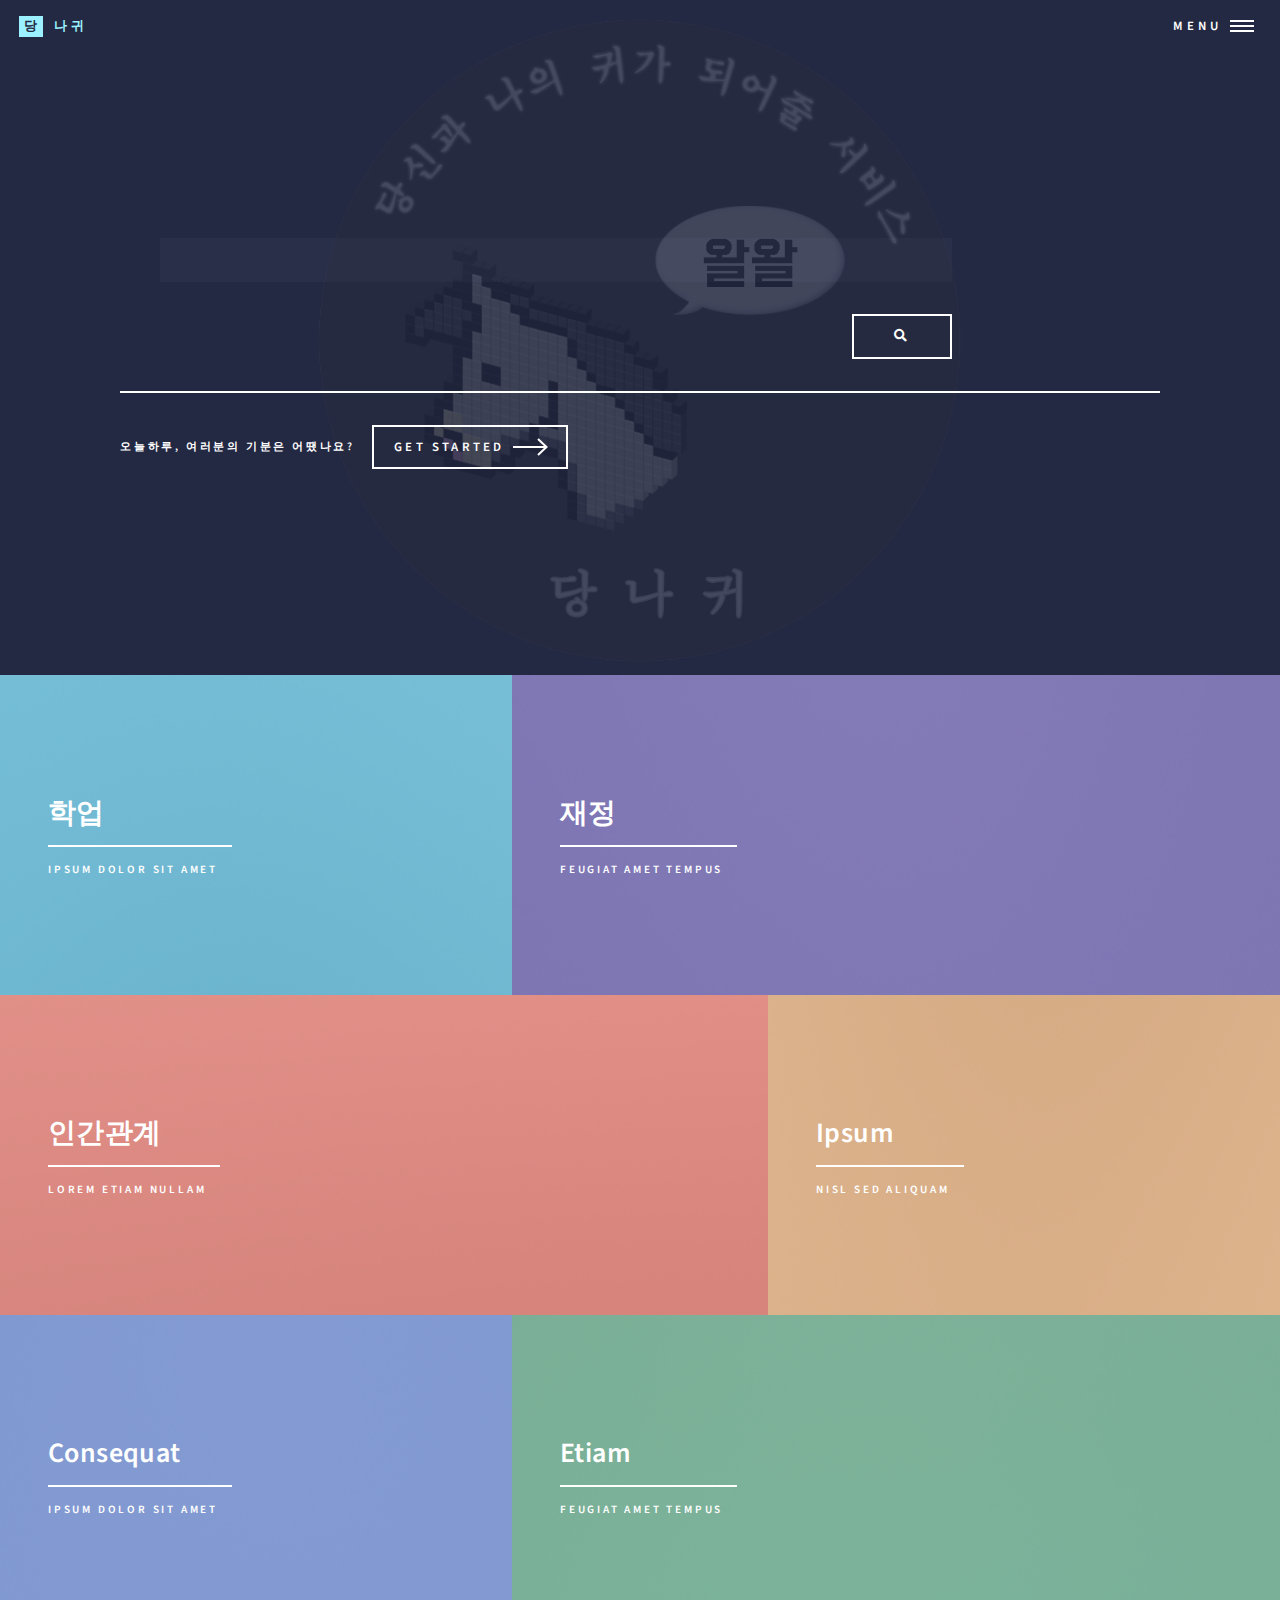
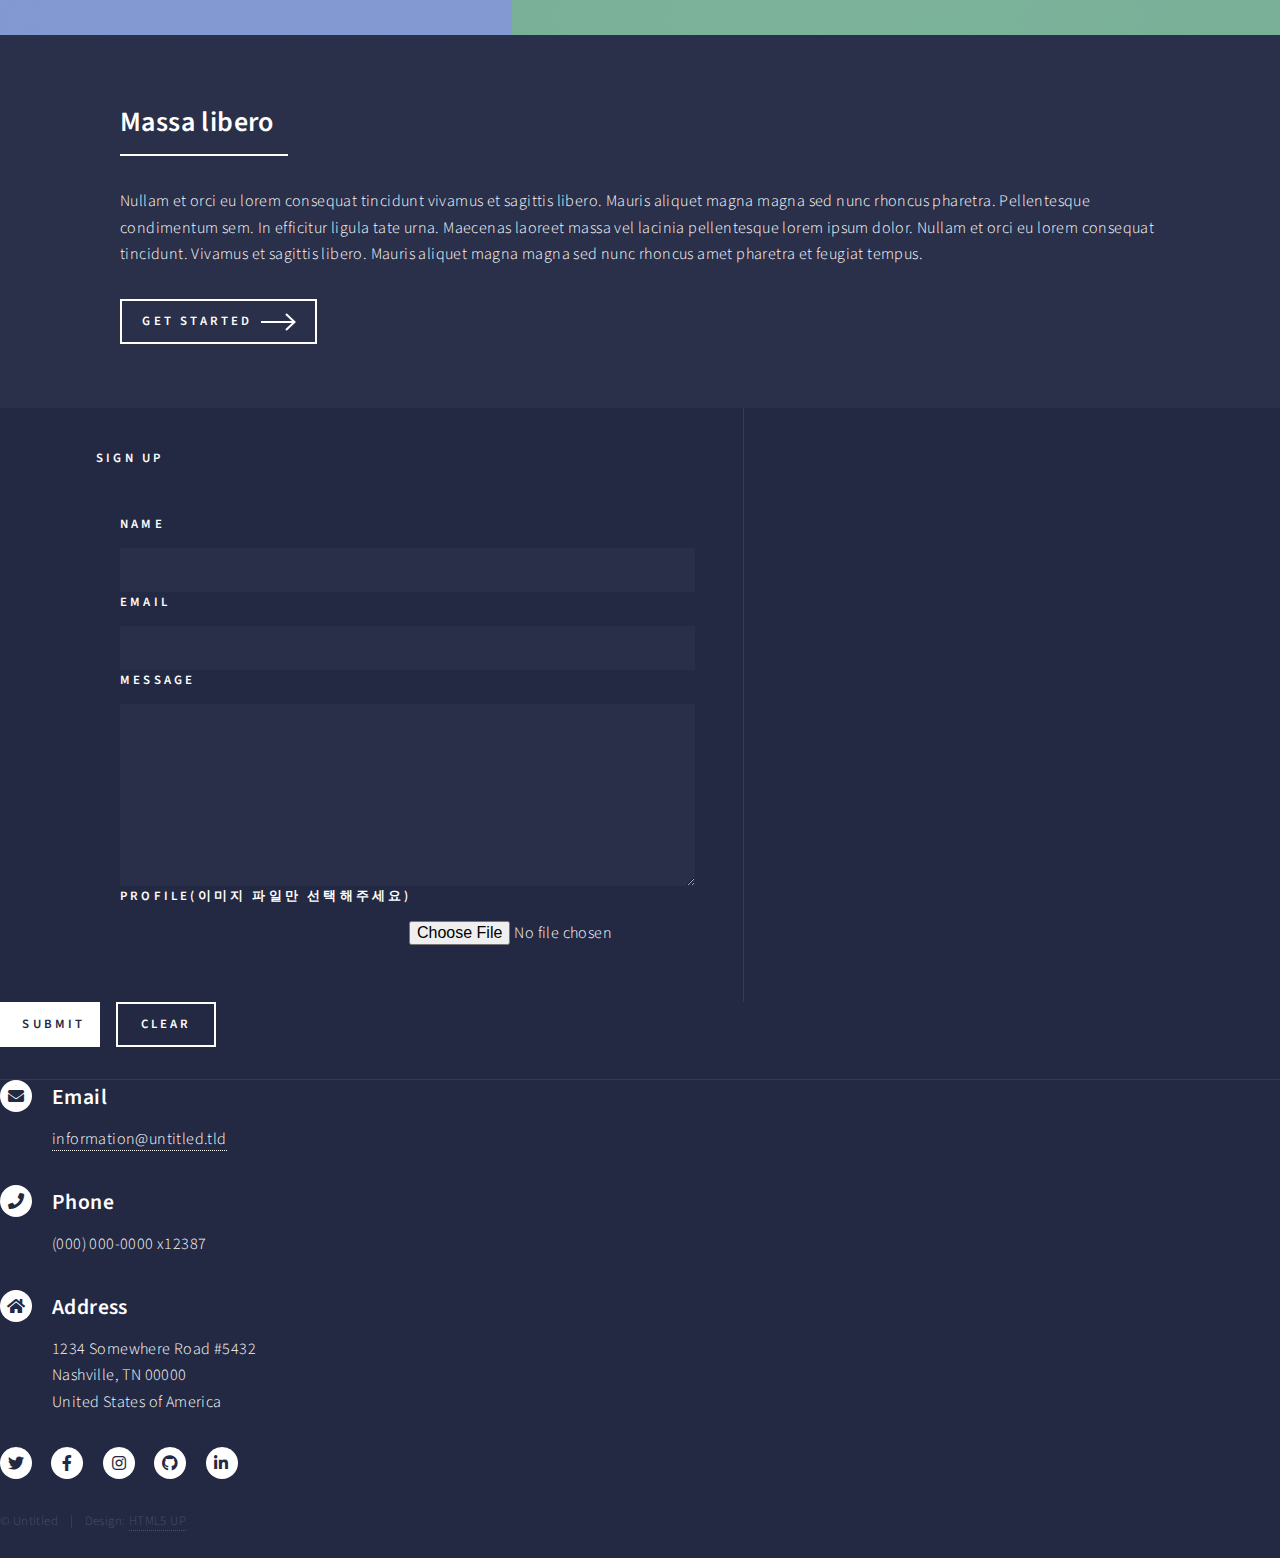
<file: index.html>
<!DOCTYPE HTML>
<!--
	Forty by HTML5 UP
	html5up.net | @ajlkn
	Free for personal and commercial use under the CCA 3.0 license (html5up.net/license)
-->
<html>
	<head>
		<title>당나귀</title>
		<meta charset="utf-8" />
		<meta name="viewport" content="width=device-width, initial-scale=1, user-scalable=no" />
		<link rel="stylesheet" href="assets/css/main.css" />
		<noscript><link rel="stylesheet" href="assets/css/noscript.css" /></noscript>
	</head>
	<body class="is-preload">

		<!-- Wrapper -->
			<div id="wrapper">

				<!-- Header -->
					<header id="header" class="alt">
						<a href="index.html" class="logo"><strong>당</strong> <span>나귀</span></a>
						<nav>
							<a href="#menu">Menu</a>
						</nav>
					</header>

				<!-- Menu -->
					<nav id="menu">
						<ul class="links">
							<li><a href="index.html">Home</a></li>
							<li><a href="landing.html">서비스 소개</a></li>
							<li><a href="generic.html">Generic</a></li>
							<li><a href="elements.html">Elements</a></li>
						</ul>
						<ul class="actions stacked">
							<li><a href="#" class="button primary fit">Get Started</a></li>
							<li><a href="#" class="button fit">Log In</a></li>
						</ul>
					</nav>

				<!-- Banner -->
					<section id="banner" class="major" style="background-image: url(/images/logo.png); background-repeat:no-repeat; background-position: center center; background-size:contain ">
						<div class="inner"  >
							<header class="major">
								<!-- <h1>Hi, my name is Forty</h1> -->
								<div class = "main-search" style="width: auto">
									<div id= "left1" style="width:auto"><form><fieldset><input type="search" /></fieldset></form></div>
									<div id ="right1" style="width: auto"><form><fieldset><button type="submit"><i class="fa fa-search"></i></button></fieldset></form></div>
									</div>
							</header>
							<div class="content">
								<p>오늘하루, 여러분의 기분은 어땠나요?</p>
								<ul class="actions">
									<li><a href="#one" class="button next scrolly">Get Started</a></li>
								</ul>
							</div>
						</div>
					</section>

				<!-- Main -->
					<div id="main">

						<!-- One -->
							<section id="one" class="tiles">
								<article>
									<span class="image">
										<img src="images/pic01.jpg" alt="" />
									</span>
									<header class="major">
										<h3><a href="landing.html" class="link">학업</a></h3>
										<p>Ipsum dolor sit amet</p>
									</header>
								</article>
								<article>
									<span class="image">
										<img src="images/pic02.jpg" alt="" />
									</span>
									<header class="major">
										<h3><a href="landing.html" class="link">재정</a></h3>
										<p>feugiat amet tempus</p>
									</header>
								</article>
								<article>
									<span class="image">
										<img src="images/pic03.jpg" alt="" />
									</span>
									<header class="major">
										<h3><a href="landing.html" class="link">인간관계</a></h3>
										<p>Lorem etiam nullam</p>
									</header>
								</article>
								<article>
									<span class="image">
										<img src="images/pic04.jpg" alt="" />
									</span>
									<header class="major">
										<h3><a href="landing.html" class="link">Ipsum</a></h3>
										<p>Nisl sed aliquam</p>
									</header>
								</article>
								<article>
									<span class="image">
										<img src="images/pic05.jpg" alt="" />
									</span>
									<header class="major">
										<h3><a href="landing.html" class="link">Consequat</a></h3>
										<p>Ipsum dolor sit amet</p>
									</header>
								</article>
								<article>
									<span class="image">
										<img src="images/pic06.jpg" alt="" />
									</span>
									<header class="major">
										<h3><a href="landing.html" class="link">Etiam</a></h3>
										<p>Feugiat amet tempus</p>
									</header>
								</article>
							</section>

						<!-- Two -->
							<section id="two">
								<div class="inner">
									<header class="major">
										<h2>Massa libero</h2>
									</header>
									<p>Nullam et orci eu lorem consequat tincidunt vivamus et sagittis libero. Mauris aliquet magna magna sed nunc rhoncus pharetra. Pellentesque condimentum sem. In efficitur ligula tate urna. Maecenas laoreet massa vel lacinia pellentesque lorem ipsum dolor. Nullam et orci eu lorem consequat tincidunt. Vivamus et sagittis libero. Mauris aliquet magna magna sed nunc rhoncus amet pharetra et feugiat tempus.</p>
									<ul class="actions">
										<li><a href="landing.html" class="button next">Get Started</a></li>
									</ul>
								</div>
							</section>

					</div>

				<!-- Contact -->
					<section id="contact">
						<div class="inner">
							<section>
								<form method="post" action="#">
									<div class="fields">

										<label>Sign Up</label>
										</div>
										<div class="field half">
											<label for="name">Name</label>
											<input type="text" name="name" id="name" />
										</div>
										<div class="field half">
											<label for="email">Email</label>
											<input type="text" name="email" id="email" />
										</div>
										<div class="field">
											<label for="message">Message</label>
											<textarea name="message" id="message" rows="6"></textarea>
										</div>
										<div class="field-profile" >
												<label for="profile">Profile(이미지 파일만 선택해주세요)</label>
												<input type="file" name="profile" id="profile" style="width:auto"></input>
											</div>
									</div>
									<ul class="actions">
										<li><input type="submit" value="Submit" class="primary" /></li>
										<li><input type="reset" value="Clear" /></li>
									</ul>
								</form>
							</section>
							<section class="split">
								<section>
									<div class="contact-method">
										<span class="icon solid alt fa-envelope"></span>
										<h3>Email</h3>
										<a href="#">information@untitled.tld</a>
									</div>
								</section>
								<section>
									<div class="contact-method">
										<span class="icon solid alt fa-phone"></span>
										<h3>Phone</h3>
										<span>(000) 000-0000 x12387</span>
									</div>
								</section>
								<section>
									<div class="contact-method">
										<span class="icon solid alt fa-home"></span>
										<h3>Address</h3>
										<span>1234 Somewhere Road #5432<br />
										Nashville, TN 00000<br />
										United States of America</span>
									</div>
								</section>
							</section>
						</div>
					</section>

				<!-- Footer -->
					<footer id="footer">
						<div class="inner">
							<ul class="icons">
								<li><a href="#" class="icon brands alt fa-twitter"><span class="label">Twitter</span></a></li>
								<li><a href="#" class="icon brands alt fa-facebook-f"><span class="label">Facebook</span></a></li>
								<li><a href="#" class="icon brands alt fa-instagram"><span class="label">Instagram</span></a></li>
								<li><a href="#" class="icon brands alt fa-github"><span class="label">GitHub</span></a></li>
								<li><a href="#" class="icon brands alt fa-linkedin-in"><span class="label">LinkedIn</span></a></li>
							</ul>
							<ul class="copyright">
								<li>&copy; Untitled</li><li>Design: <a href="https://html5up.net">HTML5 UP</a></li>
							</ul>
						</div>
					</footer>

			</div>

		<!-- Scripts -->
			<script src="assets/js/jquery.min.js"></script>
			<script src="assets/js/jquery.scrolly.min.js"></script>
			<script src="assets/js/jquery.scrollex.min.js"></script>
			<script src="assets/js/browser.min.js"></script>
			<script src="assets/js/breakpoints.min.js"></script>
			<script src="assets/js/util.js"></script>
			<script src="assets/js/main.js"></script>

	</body>
</html>
</file>
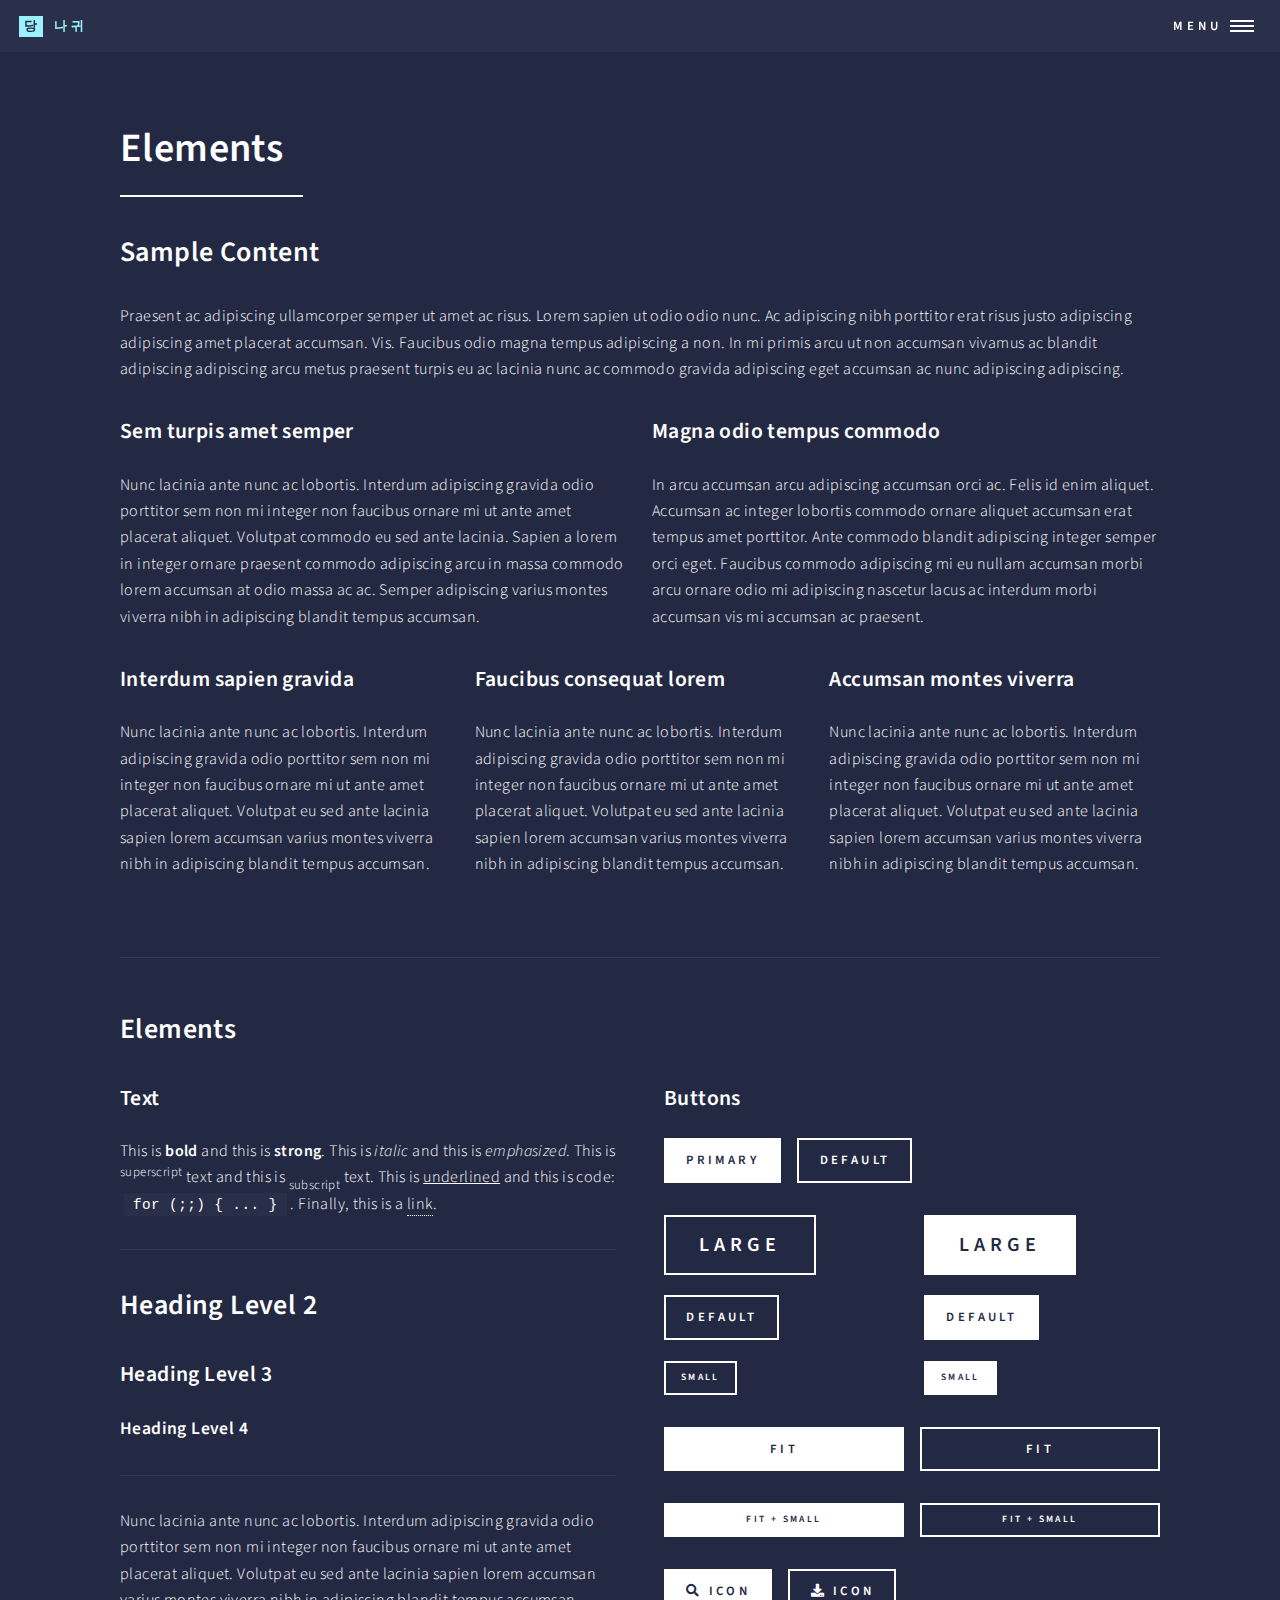
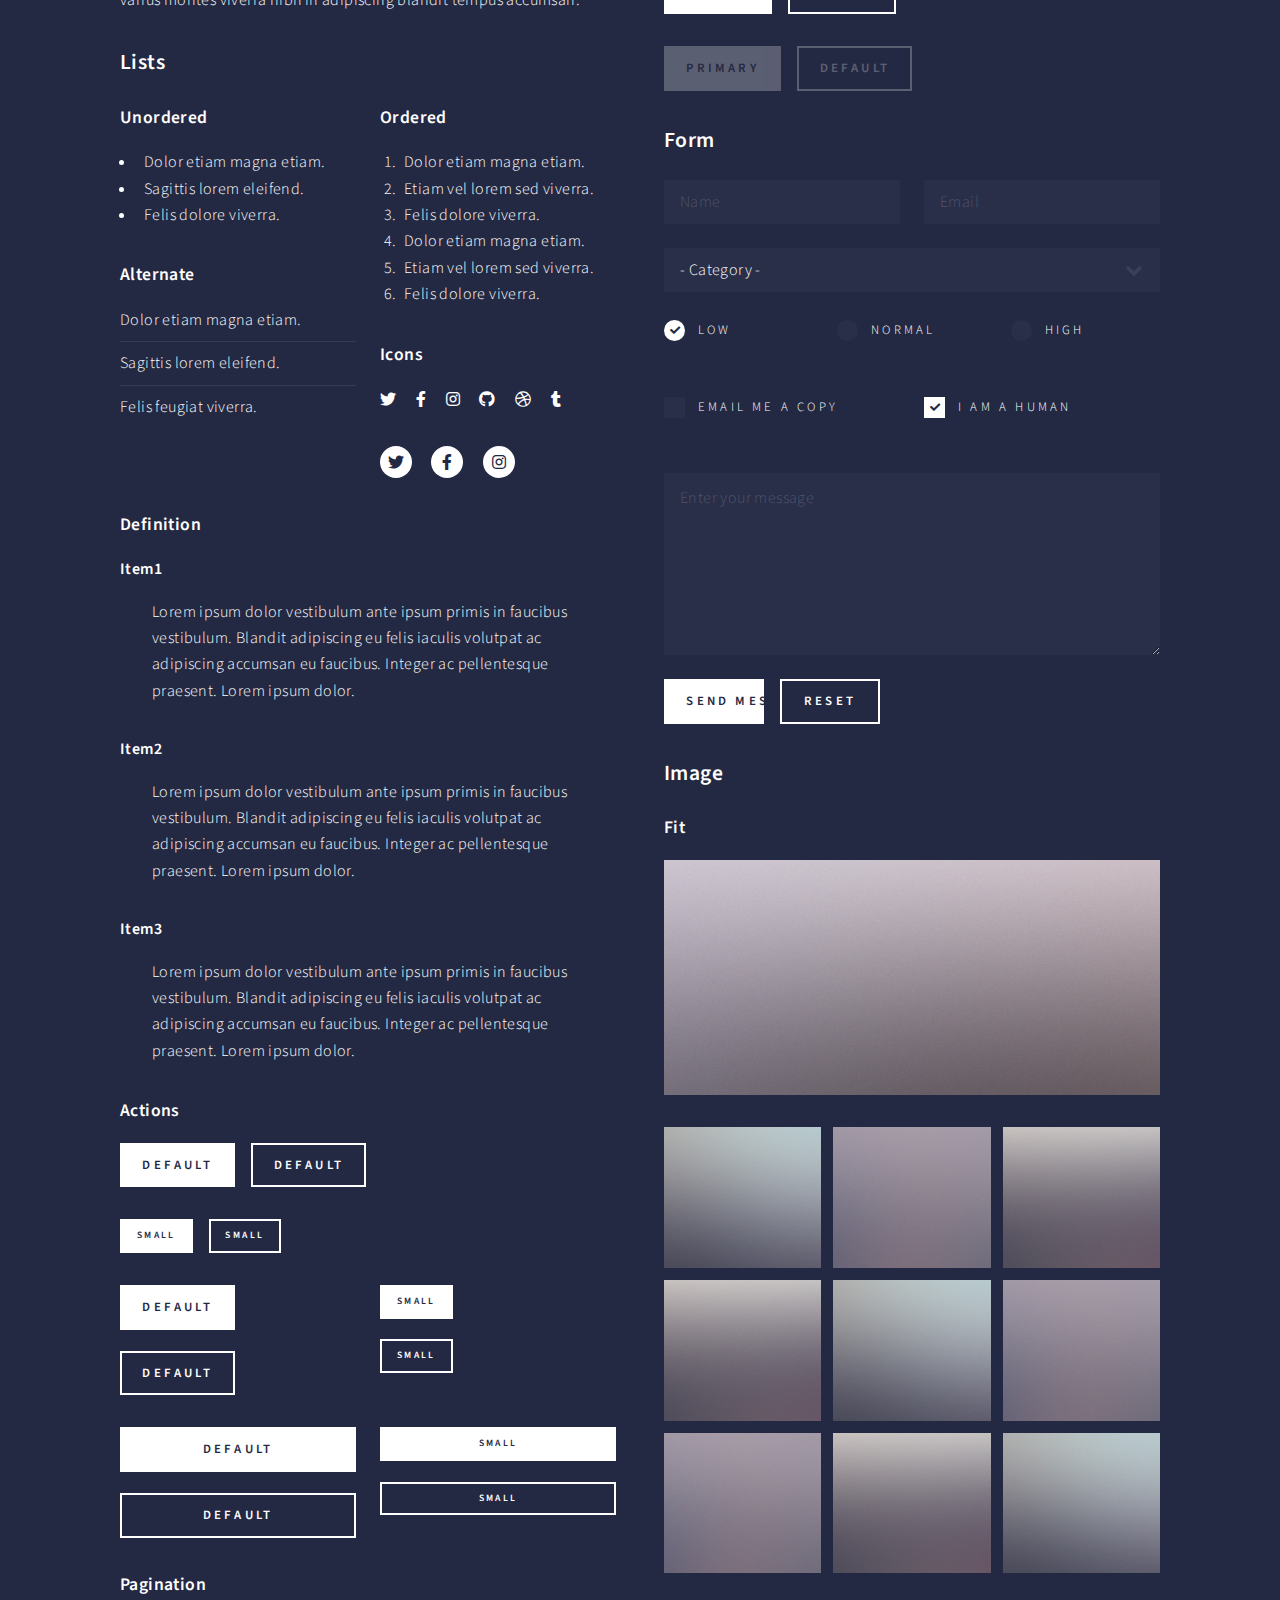
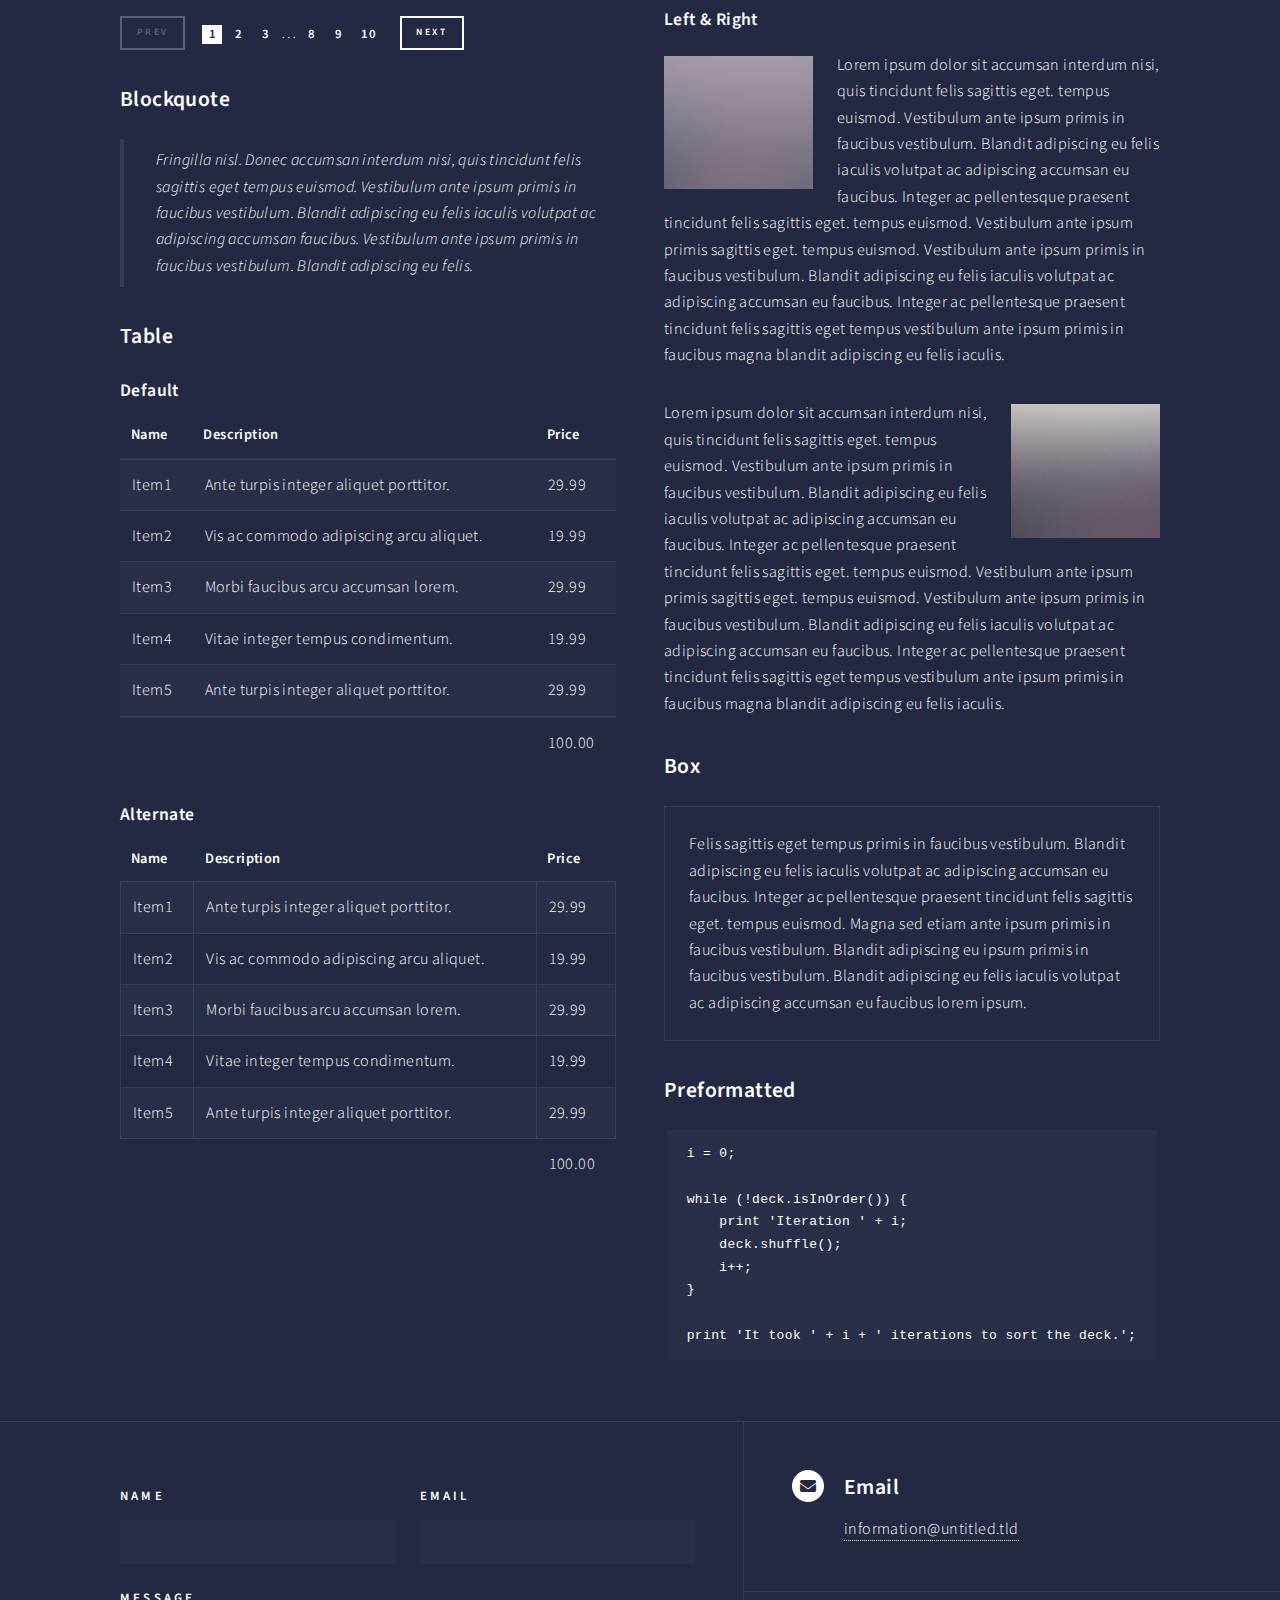
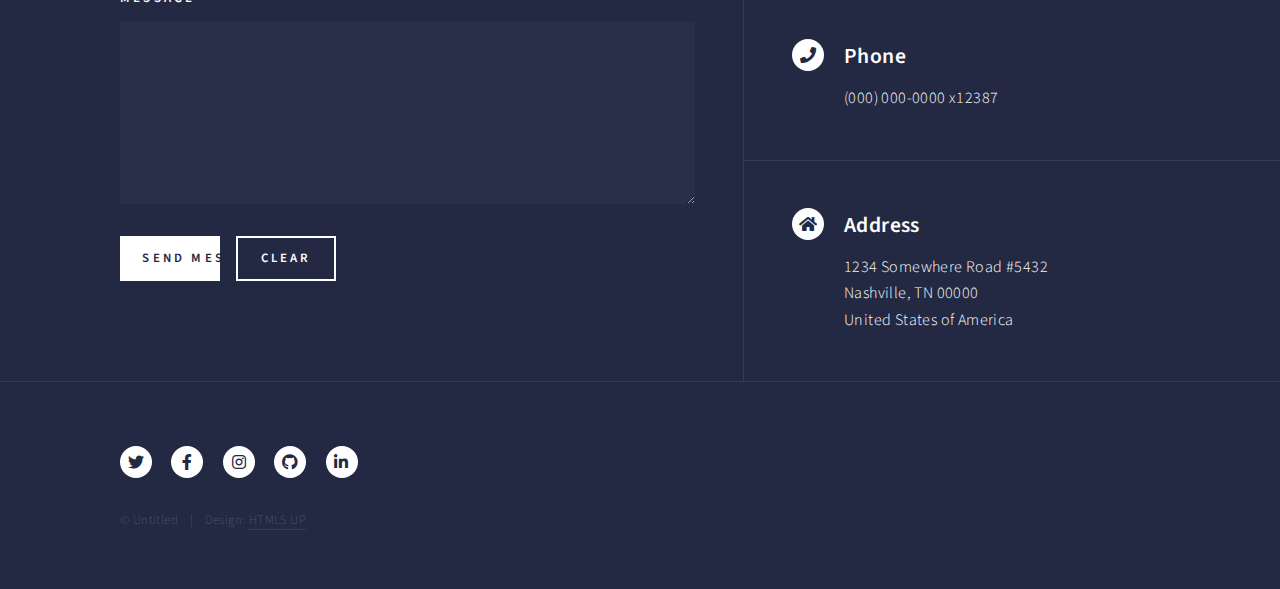
<file: elements.html>
<!DOCTYPE HTML>
<!--
	Forty by HTML5 UP
	html5up.net | @ajlkn
	Free for personal and commercial use under the CCA 3.0 license (html5up.net/license)
-->
<html>
	<head>
		<title>당나귀</title>
		<meta charset="utf-8" />
		<meta name="viewport" content="width=device-width, initial-scale=1, user-scalable=no" />
		<link rel="stylesheet" href="assets/css/main.css" />
		<noscript><link rel="stylesheet" href="assets/css/noscript.css" /></noscript>
	</head>
	<body class="is-preload">

		<!-- Wrapper -->
			<div id="wrapper">

				<!-- Header -->
					<header id="header">
						<a href="index.html" class="logo"><strong>당</strong> <span>나귀</span></a>
						<nav>
							<a href="#menu">Menu</a>
						</nav>
					</header>

				<!-- Menu -->
					<nav id="menu">
						<ul class="links">
							<li><a href="index.html">Home</a></li>
							<li><a href="landing.html">Landing</a></li>
							<li><a href="generic.html">Generic</a></li>
							<li><a href="elements.html">Elements</a></li>
						</ul>
						<ul class="actions stacked">
							<li><a href="#" class="button primary fit">Get Started</a></li>
							<li><a href="#" class="button fit">Log In</a></li>
						</ul>
					</nav>

				<!-- Main -->
					<div id="main" class="alt">

						<!-- One -->
							<section id="one">
								<div class="inner">
									<header class="major">
										<h1>Elements</h1>
									</header>

									<!-- Content -->
										<h2 id="content">Sample Content</h2>
										<p>Praesent ac adipiscing ullamcorper semper ut amet ac risus. Lorem sapien ut odio odio nunc. Ac adipiscing nibh porttitor erat risus justo adipiscing adipiscing amet placerat accumsan. Vis. Faucibus odio magna tempus adipiscing a non. In mi primis arcu ut non accumsan vivamus ac blandit adipiscing adipiscing arcu metus praesent turpis eu ac lacinia nunc ac commodo gravida adipiscing eget accumsan ac nunc adipiscing adipiscing.</p>
										<div class="row">
											<div class="col-6 col-12-small">
												<h3>Sem turpis amet semper</h3>
												<p>Nunc lacinia ante nunc ac lobortis. Interdum adipiscing gravida odio porttitor sem non mi integer non faucibus ornare mi ut ante amet placerat aliquet. Volutpat commodo eu sed ante lacinia. Sapien a lorem in integer ornare praesent commodo adipiscing arcu in massa commodo lorem accumsan at odio massa ac ac. Semper adipiscing varius montes viverra nibh in adipiscing blandit tempus accumsan.</p>
											</div>
											<div class="col-6 col-12-small">
												<h3>Magna odio tempus commodo</h3>
												<p>In arcu accumsan arcu adipiscing accumsan orci ac. Felis id enim aliquet. Accumsan ac integer lobortis commodo ornare aliquet accumsan erat tempus amet porttitor. Ante commodo blandit adipiscing integer semper orci eget. Faucibus commodo adipiscing mi eu nullam accumsan morbi arcu ornare odio mi adipiscing nascetur lacus ac interdum morbi accumsan vis mi accumsan ac praesent.</p>
											</div>
											<!-- Break -->
											<div class="col-4 col-12-medium">
												<h3>Interdum sapien gravida</h3>
												<p>Nunc lacinia ante nunc ac lobortis. Interdum adipiscing gravida odio porttitor sem non mi integer non faucibus ornare mi ut ante amet placerat aliquet. Volutpat eu sed ante lacinia sapien lorem accumsan varius montes viverra nibh in adipiscing blandit tempus accumsan.</p>
											</div>
											<div class="col-4 col-12-medium">
												<h3>Faucibus consequat lorem</h3>
												<p>Nunc lacinia ante nunc ac lobortis. Interdum adipiscing gravida odio porttitor sem non mi integer non faucibus ornare mi ut ante amet placerat aliquet. Volutpat eu sed ante lacinia sapien lorem accumsan varius montes viverra nibh in adipiscing blandit tempus accumsan.</p>
											</div>
											<div class="col-4 col-12-medium">
												<h3>Accumsan montes viverra</h3>
												<p>Nunc lacinia ante nunc ac lobortis. Interdum adipiscing gravida odio porttitor sem non mi integer non faucibus ornare mi ut ante amet placerat aliquet. Volutpat eu sed ante lacinia sapien lorem accumsan varius montes viverra nibh in adipiscing blandit tempus accumsan.</p>
											</div>
										</div>

									<hr class="major" />

									<!-- Elements -->
										<h2 id="elements">Elements</h2>
										<div class="row gtr-200">
											<div class="col-6 col-12-medium">

												<!-- Text stuff -->
													<h3>Text</h3>
													<p>This is <b>bold</b> and this is <strong>strong</strong>. This is <i>italic</i> and this is <em>emphasized</em>.
													This is <sup>superscript</sup> text and this is <sub>subscript</sub> text.
													This is <u>underlined</u> and this is code: <code>for (;;) { ... }</code>.
													Finally, this is a <a href="#">link</a>.</p>
													<hr />
													<h2>Heading Level 2</h2>
													<h3>Heading Level 3</h3>
													<h4>Heading Level 4</h4>
													<hr />
													<p>Nunc lacinia ante nunc ac lobortis. Interdum adipiscing gravida odio porttitor sem non mi integer non faucibus ornare mi ut ante amet placerat aliquet. Volutpat eu sed ante lacinia sapien lorem accumsan varius montes viverra nibh in adipiscing blandit tempus accumsan.</p>

												<!-- Lists -->
													<h3>Lists</h3>
													<div class="row">
														<div class="col-6 col-12-small">

															<h4>Unordered</h4>
															<ul>
																<li>Dolor etiam magna etiam.</li>
																<li>Sagittis lorem eleifend.</li>
																<li>Felis dolore viverra.</li>
															</ul>

															<h4>Alternate</h4>
															<ul class="alt">
																<li>Dolor etiam magna etiam.</li>
																<li>Sagittis lorem eleifend.</li>
																<li>Felis feugiat viverra.</li>
															</ul>

														</div>
														<div class="col-6 col-12-small">

															<h4>Ordered</h4>
															<ol>
																<li>Dolor etiam magna etiam.</li>
																<li>Etiam vel lorem sed viverra.</li>
																<li>Felis dolore viverra.</li>
																<li>Dolor etiam magna etiam.</li>
																<li>Etiam vel lorem sed viverra.</li>
																<li>Felis dolore viverra.</li>
															</ol>

															<h4>Icons</h4>
															<ul class="icons">
																<li><a href="#" class="icon brands fa-twitter"><span class="label">Twitter</span></a></li>
																<li><a href="#" class="icon brands fa-facebook-f"><span class="label">Facebook</span></a></li>
																<li><a href="#" class="icon brands fa-instagram"><span class="label">Instagram</span></a></li>
																<li><a href="#" class="icon brands fa-github"><span class="label">Github</span></a></li>
																<li><a href="#" class="icon brands fa-dribbble"><span class="label">Dribbble</span></a></li>
																<li><a href="#" class="icon brands fa-tumblr"><span class="label">Tumblr</span></a></li>
															</ul>
															<ul class="icons">
																<li><a href="#" class="icon brands alt fa-twitter"><span class="label">Twitter</span></a></li>
																<li><a href="#" class="icon brands alt fa-facebook-f"><span class="label">Facebook</span></a></li>
																<li><a href="#" class="icon brands alt fa-instagram"><span class="label">Instagram</span></a></li>
															</ul>

														</div>
													</div>
													<h4>Definition</h4>
													<dl>
														<dt>Item1</dt>
														<dd>
															<p>Lorem ipsum dolor vestibulum ante ipsum primis in faucibus vestibulum. Blandit adipiscing eu felis iaculis volutpat ac adipiscing accumsan eu faucibus. Integer ac pellentesque praesent. Lorem ipsum dolor.</p>
														</dd>
														<dt>Item2</dt>
														<dd>
															<p>Lorem ipsum dolor vestibulum ante ipsum primis in faucibus vestibulum. Blandit adipiscing eu felis iaculis volutpat ac adipiscing accumsan eu faucibus. Integer ac pellentesque praesent. Lorem ipsum dolor.</p>
														</dd>
														<dt>Item3</dt>
														<dd>
															<p>Lorem ipsum dolor vestibulum ante ipsum primis in faucibus vestibulum. Blandit adipiscing eu felis iaculis volutpat ac adipiscing accumsan eu faucibus. Integer ac pellentesque praesent. Lorem ipsum dolor.</p>
														</dd>
													</dl>

													<h4>Actions</h4>
													<ul class="actions">
														<li><a href="#" class="button primary">Default</a></li>
														<li><a href="#" class="button">Default</a></li>
													</ul>
													<ul class="actions small">
														<li><a href="#" class="button primary small">Small</a></li>
														<li><a href="#" class="button small">Small</a></li>
													</ul>
													<div class="row">
														<div class="col-6 col-12-small">
															<ul class="actions stacked">
																<li><a href="#" class="button primary">Default</a></li>
																<li><a href="#" class="button">Default</a></li>
															</ul>
														</div>
														<div class="col-6 col-12-small">
															<ul class="actions stacked">
																<li><a href="#" class="button primary small">Small</a></li>
																<li><a href="#" class="button small">Small</a></li>
															</ul>
														</div>
														<div class="col-6 col-12-small">
															<ul class="actions stacked">
																<li><a href="#" class="button primary fit">Default</a></li>
																<li><a href="#" class="button fit">Default</a></li>
															</ul>
														</div>
														<div class="col-6 col-12-small">
															<ul class="actions stacked">
																<li><a href="#" class="button primary small fit">Small</a></li>
																<li><a href="#" class="button small fit">Small</a></li>
															</ul>
														</div>
													</div>

													<h4>Pagination</h4>
													<ul class="pagination">
														<li><span class="button small disabled">Prev</span></li>
														<li><a href="#" class="page active">1</a></li>
														<li><a href="#" class="page">2</a></li>
														<li><a href="#" class="page">3</a></li>
														<li><span>&hellip;</span></li>
														<li><a href="#" class="page">8</a></li>
														<li><a href="#" class="page">9</a></li>
														<li><a href="#" class="page">10</a></li>
														<li><a href="#" class="button small">Next</a></li>
													</ul>

												<!-- Blockquote -->
													<h3>Blockquote</h3>
													<blockquote>Fringilla nisl. Donec accumsan interdum nisi, quis tincidunt felis sagittis eget tempus euismod. Vestibulum ante ipsum primis in faucibus vestibulum. Blandit adipiscing eu felis iaculis volutpat ac adipiscing accumsan faucibus. Vestibulum ante ipsum primis in faucibus vestibulum. Blandit adipiscing eu felis.</blockquote>

												<!-- Table -->
													<h3>Table</h3>

													<h4>Default</h4>
													<div class="table-wrapper">
														<table>
															<thead>
																<tr>
																	<th>Name</th>
																	<th>Description</th>
																	<th>Price</th>
																</tr>
															</thead>
															<tbody>
																<tr>
																	<td>Item1</td>
																	<td>Ante turpis integer aliquet porttitor.</td>
																	<td>29.99</td>
																</tr>
																<tr>
																	<td>Item2</td>
																	<td>Vis ac commodo adipiscing arcu aliquet.</td>
																	<td>19.99</td>
																</tr>
																<tr>
																	<td>Item3</td>
																	<td> Morbi faucibus arcu accumsan lorem.</td>
																	<td>29.99</td>
																</tr>
																<tr>
																	<td>Item4</td>
																	<td>Vitae integer tempus condimentum.</td>
																	<td>19.99</td>
																</tr>
																<tr>
																	<td>Item5</td>
																	<td>Ante turpis integer aliquet porttitor.</td>
																	<td>29.99</td>
																</tr>
															</tbody>
															<tfoot>
																<tr>
																	<td colspan="2"></td>
																	<td>100.00</td>
																</tr>
															</tfoot>
														</table>
													</div>

													<h4>Alternate</h4>
													<div class="table-wrapper">
														<table class="alt">
															<thead>
																<tr>
																	<th>Name</th>
																	<th>Description</th>
																	<th>Price</th>
																</tr>
															</thead>
															<tbody>
																<tr>
																	<td>Item1</td>
																	<td>Ante turpis integer aliquet porttitor.</td>
																	<td>29.99</td>
																</tr>
																<tr>
																	<td>Item2</td>
																	<td>Vis ac commodo adipiscing arcu aliquet.</td>
																	<td>19.99</td>
																</tr>
																<tr>
																	<td>Item3</td>
																	<td> Morbi faucibus arcu accumsan lorem.</td>
																	<td>29.99</td>
																</tr>
																<tr>
																	<td>Item4</td>
																	<td>Vitae integer tempus condimentum.</td>
																	<td>19.99</td>
																</tr>
																<tr>
																	<td>Item5</td>
																	<td>Ante turpis integer aliquet porttitor.</td>
																	<td>29.99</td>
																</tr>
															</tbody>
															<tfoot>
																<tr>
																	<td colspan="2"></td>
																	<td>100.00</td>
																</tr>
															</tfoot>
														</table>
													</div>

											</div>
											<div class="col-6 col-12-medium">

												<!-- Buttons -->
													<h3>Buttons</h3>
													<ul class="actions">
														<li><a href="#" class="button primary">Primary</a></li>
														<li><a href="#" class="button">Default</a></li>
													</ul>
													<div class="row">
														<div class="col-6 col-12-xsmall">
															<ul class="actions stacked">
																<li><a href="#" class="button large">Large</a></li>
																<li><a href="#" class="button">Default</a></li>
																<li><a href="#" class="button small">Small</a></li>
															</ul>
														</div>
														<div class="col-6 col-12-xsmall">
															<ul class="actions stacked">
																<li><a href="#" class="button primary large">Large</a></li>
																<li><a href="#" class="button primary">Default</a></li>
																<li><a href="#" class="button primary small">Small</a></li>
															</ul>
														</div>
													</div>
													<ul class="actions fit">
														<li><a href="#" class="button primary fit">Fit</a></li>
														<li><a href="#" class="button fit">Fit</a></li>
													</ul>
													<ul class="actions fit small">
														<li><a href="#" class="button primary fit small">Fit + Small</a></li>
														<li><a href="#" class="button fit small">Fit + Small</a></li>
													</ul>
													<ul class="actions">
														<li><a href="#" class="button primary icon solid fa-search">Icon</a></li>
														<li><a href="#" class="button icon solid fa-download">Icon</a></li>
													</ul>
													<ul class="actions">
														<li><span class="button primary disabled">Primary</span></li>
														<li><span class="button disabled">Default</span></li>
													</ul>

												<!-- Form -->
													<h3>Form</h3>

													<form method="post" action="#">
														<div class="row gtr-uniform">
															<div class="col-6 col-12-xsmall">
																<input type="text" name="demo-name" id="demo-name" value="" placeholder="Name" />
															</div>
															<div class="col-6 col-12-xsmall">
																<input type="email" name="demo-email" id="demo-email" value="" placeholder="Email" />
															</div>
															<!-- Break -->
															<div class="col-12">
																<select name="demo-category" id="demo-category">
																	<option value="">- Category -</option>
																	<option value="1">Manufacturing</option>
																	<option value="1">Shipping</option>
																	<option value="1">Administration</option>
																	<option value="1">Human Resources</option>
																</select>
															</div>
															<!-- Break -->
															<div class="col-4 col-12-small">
																<input type="radio" id="demo-priority-low" name="demo-priority" checked>
																<label for="demo-priority-low">Low</label>
															</div>
															<div class="col-4 col-12-small">
																<input type="radio" id="demo-priority-normal" name="demo-priority">
																<label for="demo-priority-normal">Normal</label>
															</div>
															<div class="col-4 col-12-small">
																<input type="radio" id="demo-priority-high" name="demo-priority">
																<label for="demo-priority-high">High</label>
															</div>
															<!-- Break -->
															<div class="col-6 col-12-small">
																<input type="checkbox" id="demo-copy" name="demo-copy">
																<label for="demo-copy">Email me a copy</label>
															</div>
															<div class="col-6 col-12-small">
																<input type="checkbox" id="demo-human" name="demo-human" checked>
																<label for="demo-human">I am a human</label>
															</div>
															<!-- Break -->
															<div class="col-12">
																<textarea name="demo-message" id="demo-message" placeholder="Enter your message" rows="6"></textarea>
															</div>
															<!-- Break -->
															<div class="col-12">
																<ul class="actions">
																	<li><input type="submit" value="Send Message" class="primary" /></li>
																	<li><input type="reset" value="Reset" /></li>
																</ul>
															</div>
														</div>
													</form>

												<!-- Image -->
													<h3>Image</h3>

													<h4>Fit</h4>
													<span class="image fit"><img src="images/pic03.jpg" alt="" /></span>
													<div class="box alt">
														<div class="row gtr-50 gtr-uniform">
															<div class="col-4"><span class="image fit"><img src="images/pic08.jpg" alt="" /></span></div>
															<div class="col-4"><span class="image fit"><img src="images/pic09.jpg" alt="" /></span></div>
															<div class="col-4"><span class="image fit"><img src="images/pic10.jpg" alt="" /></span></div>
															<!-- Break -->
															<div class="col-4"><span class="image fit"><img src="images/pic10.jpg" alt="" /></span></div>
															<div class="col-4"><span class="image fit"><img src="images/pic08.jpg" alt="" /></span></div>
															<div class="col-4"><span class="image fit"><img src="images/pic09.jpg" alt="" /></span></div>
															<!-- Break -->
															<div class="col-4"><span class="image fit"><img src="images/pic09.jpg" alt="" /></span></div>
															<div class="col-4"><span class="image fit"><img src="images/pic10.jpg" alt="" /></span></div>
															<div class="col-4"><span class="image fit"><img src="images/pic08.jpg" alt="" /></span></div>
														</div>
													</div>

													<h4>Left &amp; Right</h4>
													<p><span class="image left"><img src="images/pic09.jpg" alt="" /></span>Lorem ipsum dolor sit accumsan interdum nisi, quis tincidunt felis sagittis eget. tempus euismod. Vestibulum ante ipsum primis in faucibus vestibulum. Blandit adipiscing eu felis iaculis volutpat ac adipiscing accumsan eu faucibus. Integer ac pellentesque praesent tincidunt felis sagittis eget. tempus euismod. Vestibulum ante ipsum primis sagittis eget. tempus euismod. Vestibulum ante ipsum primis in faucibus vestibulum. Blandit adipiscing eu felis iaculis volutpat ac adipiscing accumsan eu faucibus. Integer ac pellentesque praesent tincidunt felis sagittis eget tempus vestibulum ante ipsum primis in faucibus magna blandit adipiscing eu felis iaculis.</p>
													<p><span class="image right"><img src="images/pic10.jpg" alt="" /></span>Lorem ipsum dolor sit accumsan interdum nisi, quis tincidunt felis sagittis eget. tempus euismod. Vestibulum ante ipsum primis in faucibus vestibulum. Blandit adipiscing eu felis iaculis volutpat ac adipiscing accumsan eu faucibus. Integer ac pellentesque praesent tincidunt felis sagittis eget. tempus euismod. Vestibulum ante ipsum primis sagittis eget. tempus euismod. Vestibulum ante ipsum primis in faucibus vestibulum. Blandit adipiscing eu felis iaculis volutpat ac adipiscing accumsan eu faucibus. Integer ac pellentesque praesent tincidunt felis sagittis eget tempus vestibulum ante ipsum primis in faucibus magna blandit adipiscing eu felis iaculis.</p>

												<!-- Box -->
													<h3>Box</h3>
													<div class="box">
														<p>Felis sagittis eget tempus primis in faucibus vestibulum. Blandit adipiscing eu felis iaculis volutpat ac adipiscing accumsan eu faucibus. Integer ac pellentesque praesent tincidunt felis sagittis eget. tempus euismod. Magna sed etiam ante ipsum primis in faucibus vestibulum. Blandit adipiscing eu ipsum primis in faucibus vestibulum. Blandit adipiscing eu felis iaculis volutpat ac adipiscing accumsan eu faucibus lorem ipsum.</p>
													</div>

												<!-- Preformatted Code -->
													<h3>Preformatted</h3>
													<pre><code>i = 0;

while (!deck.isInOrder()) {
    print 'Iteration ' + i;
    deck.shuffle();
    i++;
}

print 'It took ' + i + ' iterations to sort the deck.';
</code></pre>

											</div>
										</div>

								</div>
							</section>

					</div>

				<!-- Contact -->
					<section id="contact">
						<div class="inner">
							<section>
								<form method="post" action="#">
									<div class="fields">
										<div class="field half">
											<label for="name">Name</label>
											<input type="text" name="name" id="name" />
										</div>
										<div class="field half">
											<label for="email">Email</label>
											<input type="text" name="email" id="email" />
										</div>
										<div class="field">
											<label for="message">Message</label>
											<textarea name="message" id="message" rows="6"></textarea>
										</div>
									</div>
									<ul class="actions">
										<li><input type="submit" value="Send Message" class="primary" /></li>
										<li><input type="reset" value="Clear" /></li>
									</ul>
								</form>
							</section>
							<section class="split">
								<section>
									<div class="contact-method">
										<span class="icon solid alt fa-envelope"></span>
										<h3>Email</h3>
										<a href="#">information@untitled.tld</a>
									</div>
								</section>
								<section>
									<div class="contact-method">
										<span class="icon solid alt fa-phone"></span>
										<h3>Phone</h3>
										<span>(000) 000-0000 x12387</span>
									</div>
								</section>
								<section>
									<div class="contact-method">
										<span class="icon solid alt fa-home"></span>
										<h3>Address</h3>
										<span>1234 Somewhere Road #5432<br />
										Nashville, TN 00000<br />
										United States of America</span>
									</div>
								</section>
							</section>
						</div>
					</section>

				<!-- Footer -->
					<footer id="footer">
						<div class="inner">
							<ul class="icons">
								<li><a href="#" class="icon brands alt fa-twitter"><span class="label">Twitter</span></a></li>
								<li><a href="#" class="icon brands alt fa-facebook-f"><span class="label">Facebook</span></a></li>
								<li><a href="#" class="icon brands alt fa-instagram"><span class="label">Instagram</span></a></li>
								<li><a href="#" class="icon brands alt fa-github"><span class="label">GitHub</span></a></li>
								<li><a href="#" class="icon brands alt fa-linkedin-in"><span class="label">LinkedIn</span></a></li>
							</ul>
							<ul class="copyright">
								<li>&copy; Untitled</li><li>Design: <a href="https://html5up.net">HTML5 UP</a></li>
							</ul>
						</div>
					</footer>

			</div>

		<!-- Scripts -->
			<script src="assets/js/jquery.min.js"></script>
			<script src="assets/js/jquery.scrolly.min.js"></script>
			<script src="assets/js/jquery.scrollex.min.js"></script>
			<script src="assets/js/browser.min.js"></script>
			<script src="assets/js/breakpoints.min.js"></script>
			<script src="assets/js/util.js"></script>
			<script src="assets/js/main.js"></script>

	</body>
</html>
</file>
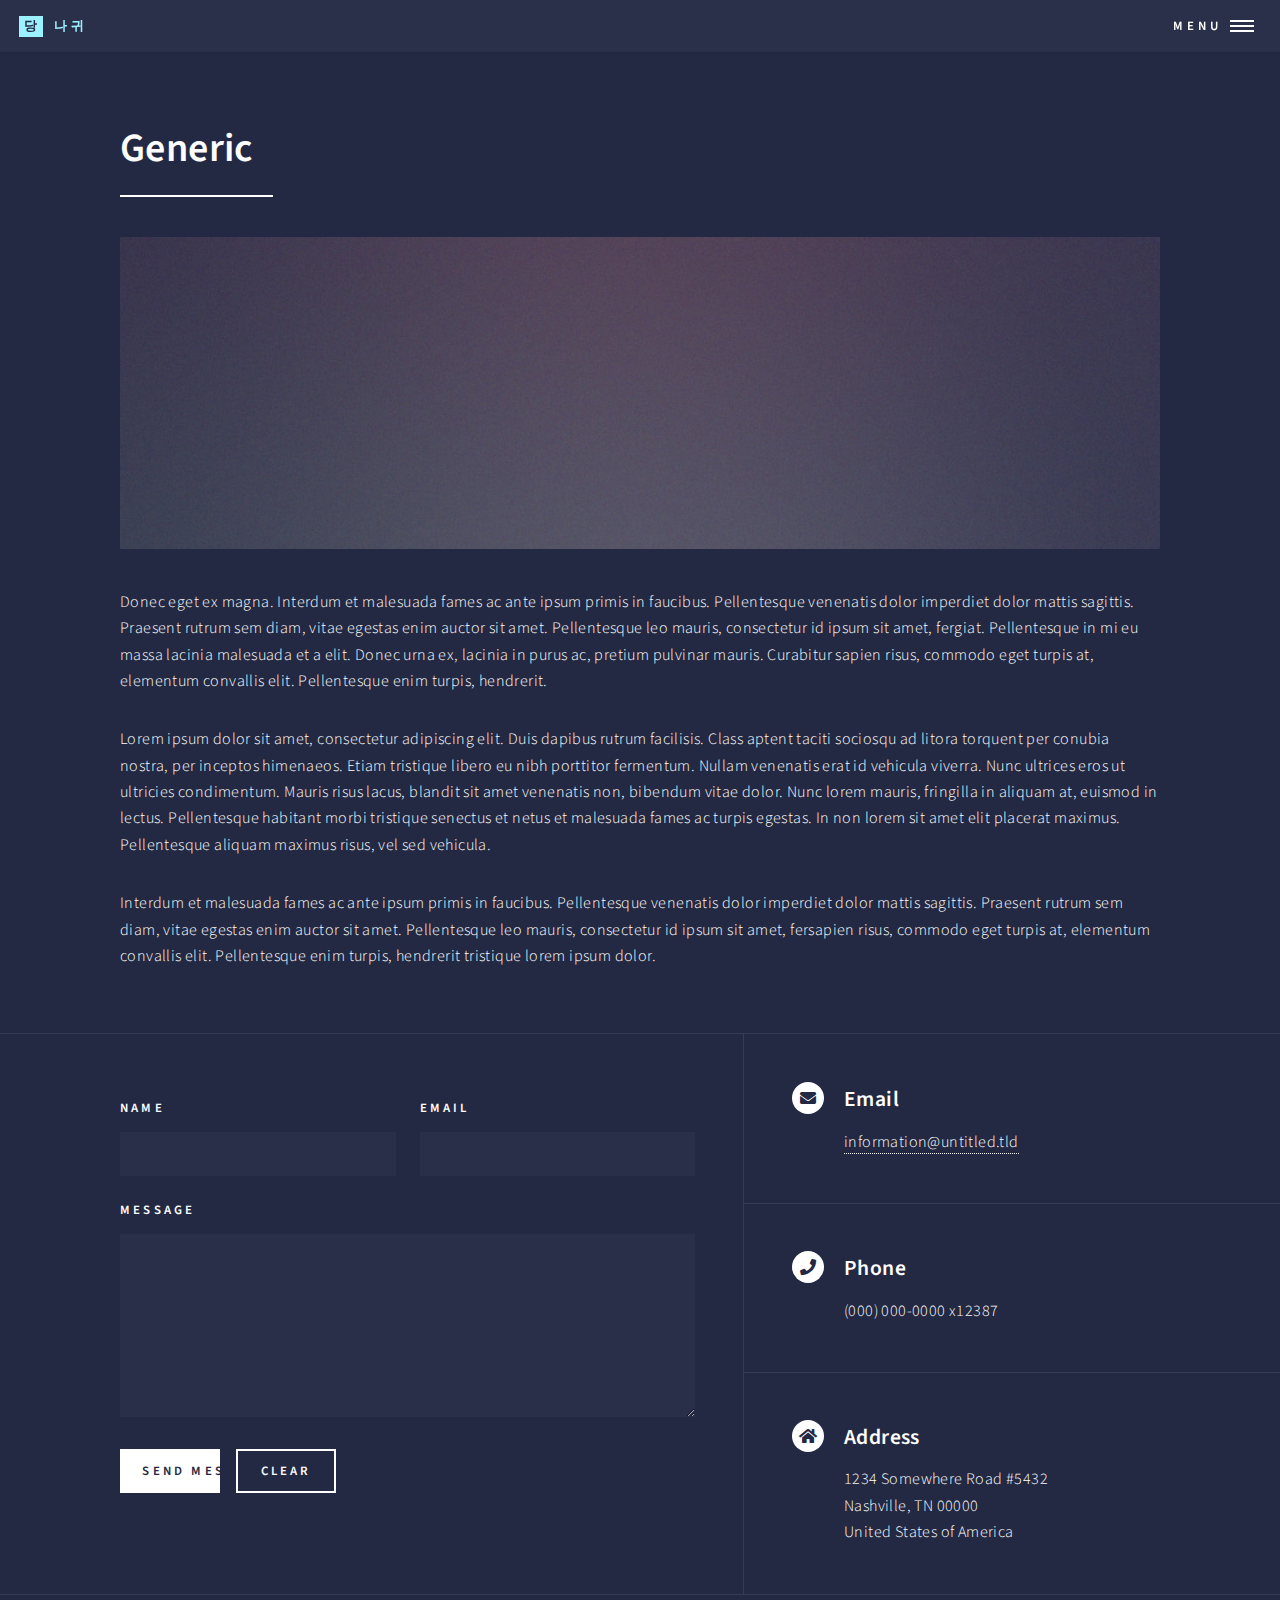
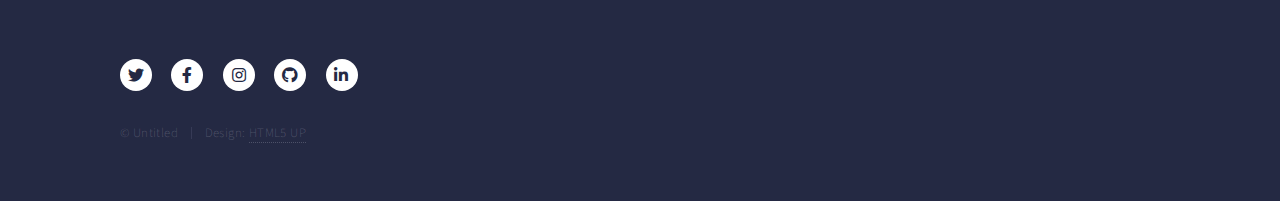
<file: generic.html>
<!DOCTYPE HTML>
<!--
	Forty by HTML5 UP
	html5up.net | @ajlkn
	Free for personal and commercial use under the CCA 3.0 license (html5up.net/license)
-->
<html>
	<head>
		<title>당나귀</title>
		<meta charset="utf-8" />
		<meta name="viewport" content="width=device-width, initial-scale=1, user-scalable=no" />
		<link rel="stylesheet" href="assets/css/main.css" />
		<noscript><link rel="stylesheet" href="assets/css/noscript.css" /></noscript>
	</head>
	<body class="is-preload">

		<!-- Wrapper -->
			<div id="wrapper">

				<!-- Header -->
					<header id="header">
						<a href="index.html" class="logo"><strong>당</strong> <span>나귀</span></a>
						<nav>
							<a href="#menu">Menu</a>
						</nav>
					</header>

				<!-- Menu -->
					<nav id="menu">
						<ul class="links">
							<li><a href="index.html">Home</a></li>
							<li><a href="landing.html">Landing</a></li>
							<li><a href="generic.html">Generic</a></li>
							<li><a href="elements.html">Elements</a></li>
						</ul>
						<ul class="actions stacked">
							<li><a href="#" class="button primary fit">Get Started</a></li>
							<li><a href="#" class="button fit">Log In</a></li>
						</ul>
					</nav>

				<!-- Main -->
					<div id="main" class="alt">

						<!-- One -->
							<section id="one">
								<div class="inner">
									<header class="major">
										<h1>Generic</h1>
									</header>
									<span class="image main"><img src="images/pic11.jpg" alt="" /></span>
									<p>Donec eget ex magna. Interdum et malesuada fames ac ante ipsum primis in faucibus. Pellentesque venenatis dolor imperdiet dolor mattis sagittis. Praesent rutrum sem diam, vitae egestas enim auctor sit amet. Pellentesque leo mauris, consectetur id ipsum sit amet, fergiat. Pellentesque in mi eu massa lacinia malesuada et a elit. Donec urna ex, lacinia in purus ac, pretium pulvinar mauris. Curabitur sapien risus, commodo eget turpis at, elementum convallis elit. Pellentesque enim turpis, hendrerit.</p>
									<p>Lorem ipsum dolor sit amet, consectetur adipiscing elit. Duis dapibus rutrum facilisis. Class aptent taciti sociosqu ad litora torquent per conubia nostra, per inceptos himenaeos. Etiam tristique libero eu nibh porttitor fermentum. Nullam venenatis erat id vehicula viverra. Nunc ultrices eros ut ultricies condimentum. Mauris risus lacus, blandit sit amet venenatis non, bibendum vitae dolor. Nunc lorem mauris, fringilla in aliquam at, euismod in lectus. Pellentesque habitant morbi tristique senectus et netus et malesuada fames ac turpis egestas. In non lorem sit amet elit placerat maximus. Pellentesque aliquam maximus risus, vel sed vehicula.</p>
									<p>Interdum et malesuada fames ac ante ipsum primis in faucibus. Pellentesque venenatis dolor imperdiet dolor mattis sagittis. Praesent rutrum sem diam, vitae egestas enim auctor sit amet. Pellentesque leo mauris, consectetur id ipsum sit amet, fersapien risus, commodo eget turpis at, elementum convallis elit. Pellentesque enim turpis, hendrerit tristique lorem ipsum dolor.</p>
								</div>
							</section>

					</div>

				<!-- Contact -->
					<section id="contact">
						<div class="inner">
							<section>
								<form method="post" action="#">
									<div class="fields">
										<div class="field half">
											<label for="name">Name</label>
											<input type="text" name="name" id="name" />
										</div>
										<div class="field half">
											<label for="email">Email</label>
											<input type="text" name="email" id="email" />
										</div>
										<div class="field">
											<label for="message">Message</label>
											<textarea name="message" id="message" rows="6"></textarea>
										</div>
									</div>
									<ul class="actions">
										<li><input type="submit" value="Send Message" class="primary" /></li>
										<li><input type="reset" value="Clear" /></li>
									</ul>
								</form>
							</section>
							<section class="split">
								<section>
									<div class="contact-method">
										<span class="icon solid alt fa-envelope"></span>
										<h3>Email</h3>
										<a href="#">information@untitled.tld</a>
									</div>
								</section>
								<section>
									<div class="contact-method">
										<span class="icon solid alt fa-phone"></span>
										<h3>Phone</h3>
										<span>(000) 000-0000 x12387</span>
									</div>
								</section>
								<section>
									<div class="contact-method">
										<span class="icon solid alt fa-home"></span>
										<h3>Address</h3>
										<span>1234 Somewhere Road #5432<br />
										Nashville, TN 00000<br />
										United States of America</span>
									</div>
								</section>
							</section>
						</div>
					</section>

				<!-- Footer -->
					<footer id="footer">
						<div class="inner">
							<ul class="icons">
								<li><a href="#" class="icon brands alt fa-twitter"><span class="label">Twitter</span></a></li>
								<li><a href="#" class="icon brands alt fa-facebook-f"><span class="label">Facebook</span></a></li>
								<li><a href="#" class="icon brands alt fa-instagram"><span class="label">Instagram</span></a></li>
								<li><a href="#" class="icon brands alt fa-github"><span class="label">GitHub</span></a></li>
								<li><a href="#" class="icon brands alt fa-linkedin-in"><span class="label">LinkedIn</span></a></li>
							</ul>
							<ul class="copyright">
								<li>&copy; Untitled</li><li>Design: <a href="https://html5up.net">HTML5 UP</a></li>
							</ul>
						</div>
					</footer>

			</div>

		<!-- Scripts -->
			<script src="assets/js/jquery.min.js"></script>
			<script src="assets/js/jquery.scrolly.min.js"></script>
			<script src="assets/js/jquery.scrollex.min.js"></script>
			<script src="assets/js/browser.min.js"></script>
			<script src="assets/js/breakpoints.min.js"></script>
			<script src="assets/js/util.js"></script>
			<script src="assets/js/main.js"></script>

	</body>
</html>
</file>
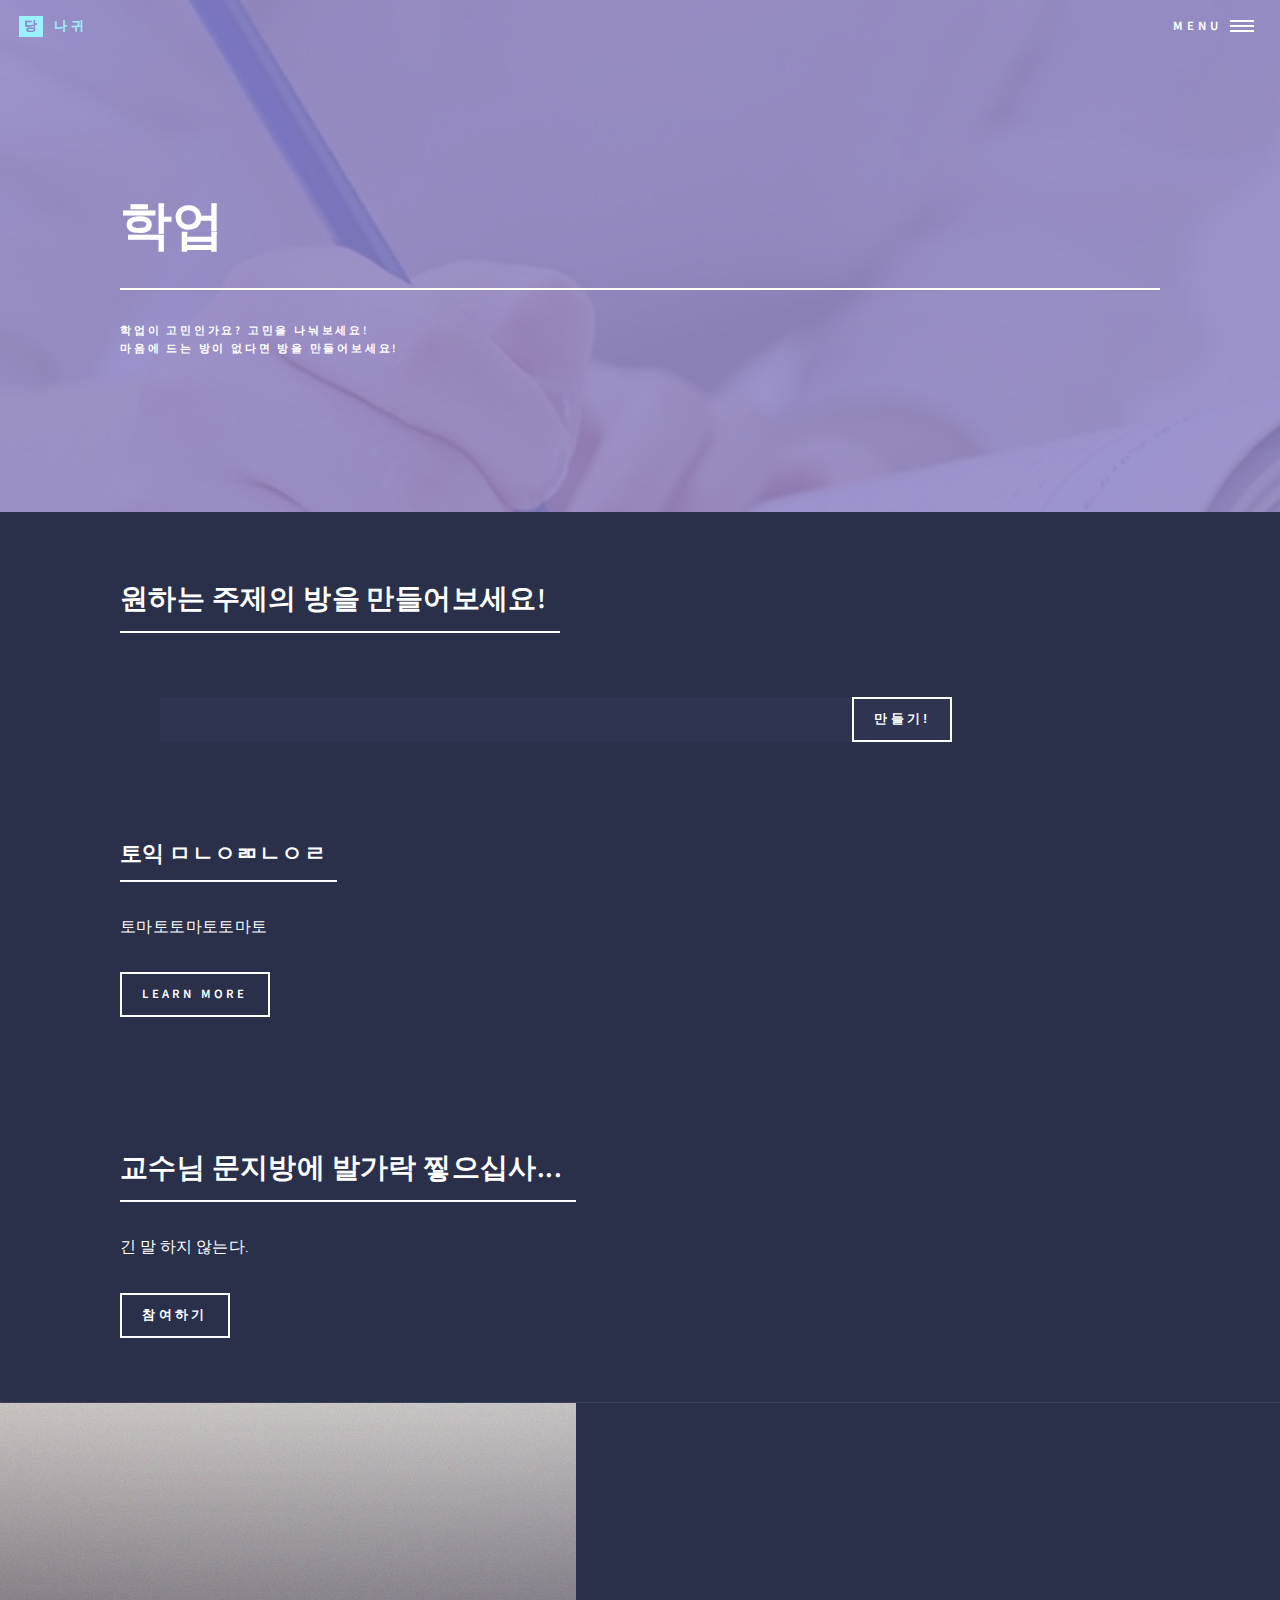
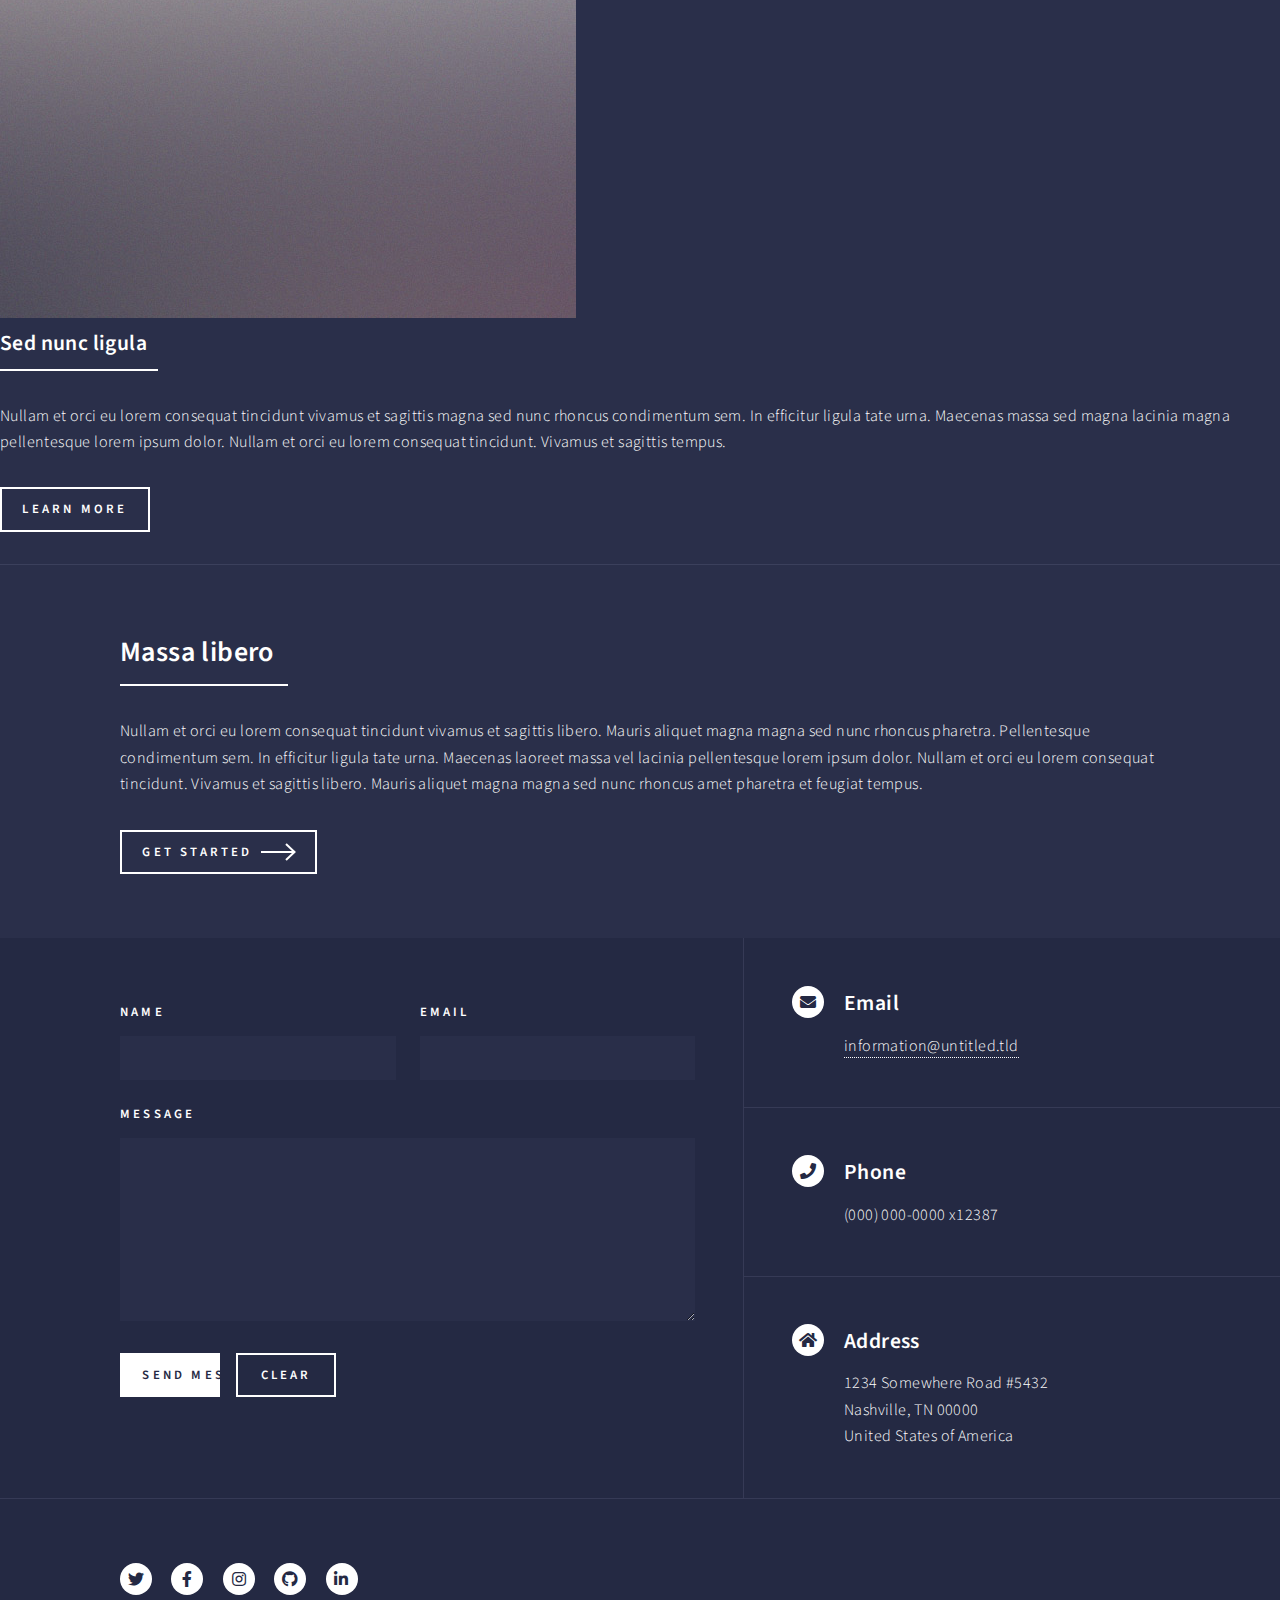
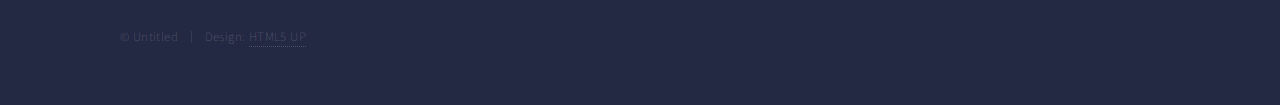
<file: hakup.html>
<!DOCTYPE HTML>
<!--
	Forty by HTML5 UP
	html5up.net | @ajlkn
	Free for personal and commercial use under the CCA 3.0 license (html5up.net/license)
-->
<html>
	<head>
		<title>당나귀</title>
		<meta charset="utf-8" />
		<meta name="viewport" content="width=device-width, initial-scale=1, user-scalable=no" />
		<link rel="stylesheet" href="assets/css/main.css" />
		<noscript><link rel="stylesheet" href="assets/css/noscript.css" /></noscript>
	</head>
	<body class="is-preload">

		<!-- Wrapper -->
			<div id="wrapper">

				<!-- Header -->
				<!-- Note: The "styleN" class below should match that of the banner element. -->
					<header id="header" class="alt style2">
						<a href="index.html" class="logo"><strong>당</strong> <span>나귀</span></a>
						<nav>
							<a href="#menu">Menu</a>
						</nav>
					</header>

				<!-- Menu -->
					<nav id="menu">
						<ul class="links">
							<li><a href="index.html">Home</a></li>
							<li><a href="landing.html">서비스 소개</a></li>
							<li><a href="generic.html">Generic</a></li>
							<li><a href="elements.html">Elements</a></li>
						</ul>
						<ul class="actions stacked">
							<li><a href="#" class="button primary fit">Get Started</a></li>
							<li><a href="#" class="button fit">Log In</a></li>
						</ul>
					</nav>

				<!-- Banner -->
				<!-- Note: The "styleN" class below should match that of the header element. -->
					<section id="banner" class="style2">
						<div class="inner">
							<span class="image">
								<img src="images/hakup-bg.jpg" alt="" />
							</span>
							<header class="major">
								<h1>학업</h1>
							</header>
							<div class="content">
								<p>학업이 고민인가요? 고민을 나눠보세요! <br />
								마음에 드는 방이 없다면 방을 만들어보세요!</p>
							</div>
						</div>
					</section>

				<!-- Main -->
					<div id="main">

						<!-- One -->
							<section id="one">
								<div class="inner">
									<header class="major">
										<h2>원하는 주제의 방을 만들어보세요!</h2>
									</header>
									<div class = "makechat" style="display: inline;">
										<fieldset >
										<div id= "left1" style="display: inline;" ><form><input type="search" /></form></div>
										<div id ="right1" style="display: inline; position: absolute; right:0;"><form><button>만들기!</button></form></div>
										</fieldset>
								</div>
							</section>

						<!-- Two -->
							<section id="two" class="spotlights">
								<div class="inner">
									<header class="major">
										<h3>토익 ㅁㄴㅇㄻㄴㅇㄹ</h3>

									</header>
									<p>토마토토마토토마토</p>
									<ul class="actions">
										<li><a href="generic.html" class="button">Learn more</a></li>
									</ul>
								</div>
								</section>
								<section id="three">
									<div class="inner">
										<header class="major">
											<h2>교수님 문지방에 발가락 찧으십사...</h2>
										</header>
										<p>긴 말 하지 않는다.</p>
										<ul class="actions">
											<li><a href="generic.html" class="button">참여하기</a></li>
										</ul>
									</div>
								</section>
								<section>
									<a href="generic.html" class="image">
										<img src="images/pic10.jpg" alt="" data-position="25% 25%" />
									</a>
									<div class="content">
										<div class="inner">
											<header class="major">
												<h3>Sed nunc ligula</h3>
											</header>
											<p>Nullam et orci eu lorem consequat tincidunt vivamus et sagittis magna sed nunc rhoncus condimentum sem. In efficitur ligula tate urna. Maecenas massa sed magna lacinia magna pellentesque lorem ipsum dolor. Nullam et orci eu lorem consequat tincidunt. Vivamus et sagittis tempus.</p>
											<ul class="actions">
												<li><a href="generic.html" class="button">Learn more</a></li>
											</ul>
										</div>
									</div>
								</section>
							</section>

						<!-- Three -->
							<section id="three">
								<div class="inner">
									<header class="major">
										<h2>Massa libero</h2>
									</header>
									<p>Nullam et orci eu lorem consequat tincidunt vivamus et sagittis libero. Mauris aliquet magna magna sed nunc rhoncus pharetra. Pellentesque condimentum sem. In efficitur ligula tate urna. Maecenas laoreet massa vel lacinia pellentesque lorem ipsum dolor. Nullam et orci eu lorem consequat tincidunt. Vivamus et sagittis libero. Mauris aliquet magna magna sed nunc rhoncus amet pharetra et feugiat tempus.</p>
									<ul class="actions">
										<li><a href="generic.html" class="button next">Get Started</a></li>
									</ul>
								</div>
							</section>

					</div>

				<!-- Contact -->
					<section id="contact">
						<div class="inner">
							<section>
								<form method="post" action="#">
									<div class="fields">
										<div class="field half">
											<label for="name">Name</label>
											<input type="text" name="name" id="name" />
										</div>
										<div class="field half">
											<label for="email">Email</label>
											<input type="text" name="email" id="email" />
										</div>
										<div class="field">
											<label for="message">Message</label>
											<textarea name="message" id="message" rows="6"></textarea>
										</div>
									</div>
									<ul class="actions">
										<li><input type="submit" value="Send Message" class="primary" /></li>
										<li><input type="reset" value="Clear" /></li>
									</ul>
								</form>
							</section>
							<section class="split">
								<section>
									<div class="contact-method">
										<span class="icon solid alt fa-envelope"></span>
										<h3>Email</h3>
										<a href="#">information@untitled.tld</a>
									</div>
								</section>
								<section>
									<div class="contact-method">
										<span class="icon solid alt fa-phone"></span>
										<h3>Phone</h3>
										<span>(000) 000-0000 x12387</span>
									</div>
								</section>
								<section>
									<div class="contact-method">
										<span class="icon solid alt fa-home"></span>
										<h3>Address</h3>
										<span>1234 Somewhere Road #5432<br />
										Nashville, TN 00000<br />
										United States of America</span>
									</div>
								</section>
							</section>
						</div>
					</section>

				<!-- Footer -->
					<footer id="footer">
						<div class="inner">
							<ul class="icons">
								<li><a href="#" class="icon brands alt fa-twitter"><span class="label">Twitter</span></a></li>
								<li><a href="#" class="icon brands alt fa-facebook-f"><span class="label">Facebook</span></a></li>
								<li><a href="#" class="icon brands alt fa-instagram"><span class="label">Instagram</span></a></li>
								<li><a href="#" class="icon brands alt fa-github"><span class="label">GitHub</span></a></li>
								<li><a href="#" class="icon brands alt fa-linkedin-in"><span class="label">LinkedIn</span></a></li>
							</ul>
							<ul class="copyright">
								<li>&copy; Untitled</li><li>Design: <a href="https://html5up.net">HTML5 UP</a></li>
							</ul>
						</div>
					</footer>

			</div>

		<!-- Scripts -->
			<script src="assets/js/jquery.min.js"></script>
			<script src="assets/js/jquery.scrolly.min.js"></script>
			<script src="assets/js/jquery.scrollex.min.js"></script>
			<script src="assets/js/browser.min.js"></script>
			<script src="assets/js/breakpoints.min.js"></script>
			<script src="assets/js/util.js"></script>
			<script src="assets/js/main.js"></script>

	</body>
</html>
</file>
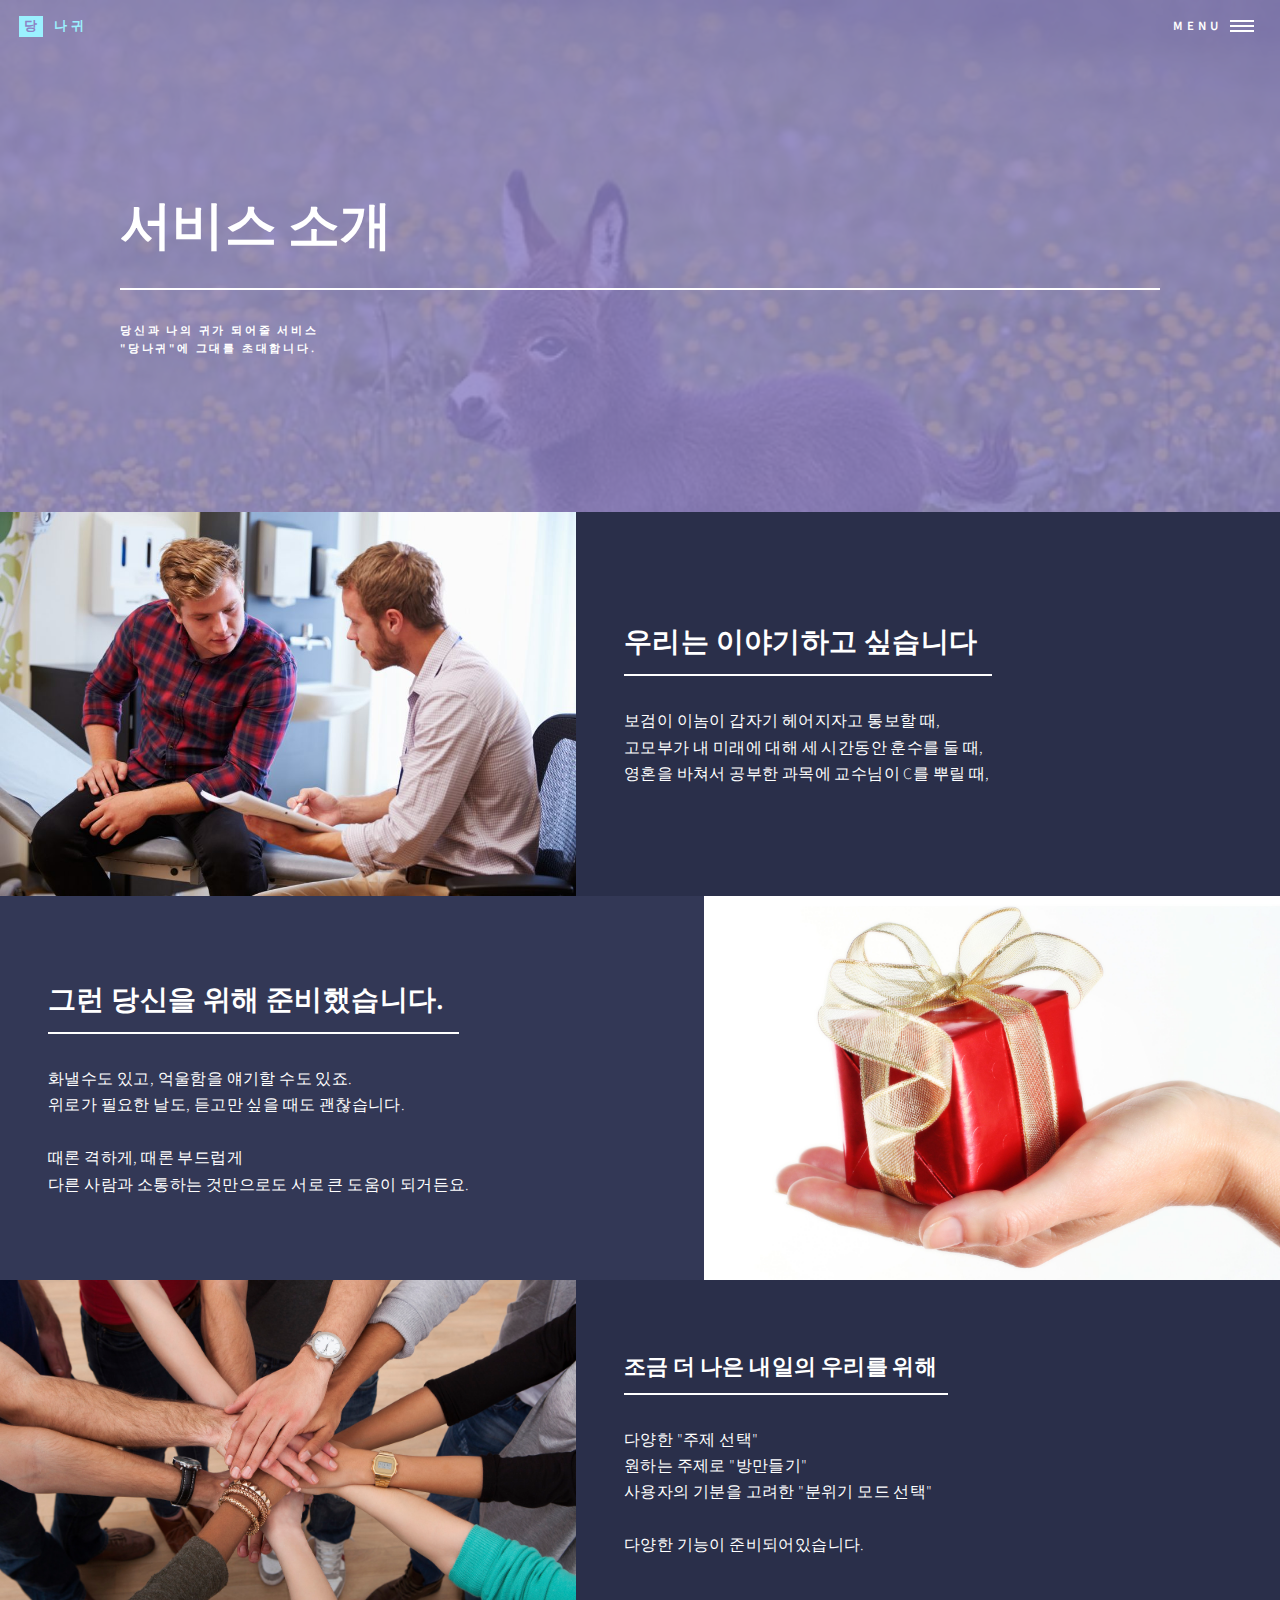
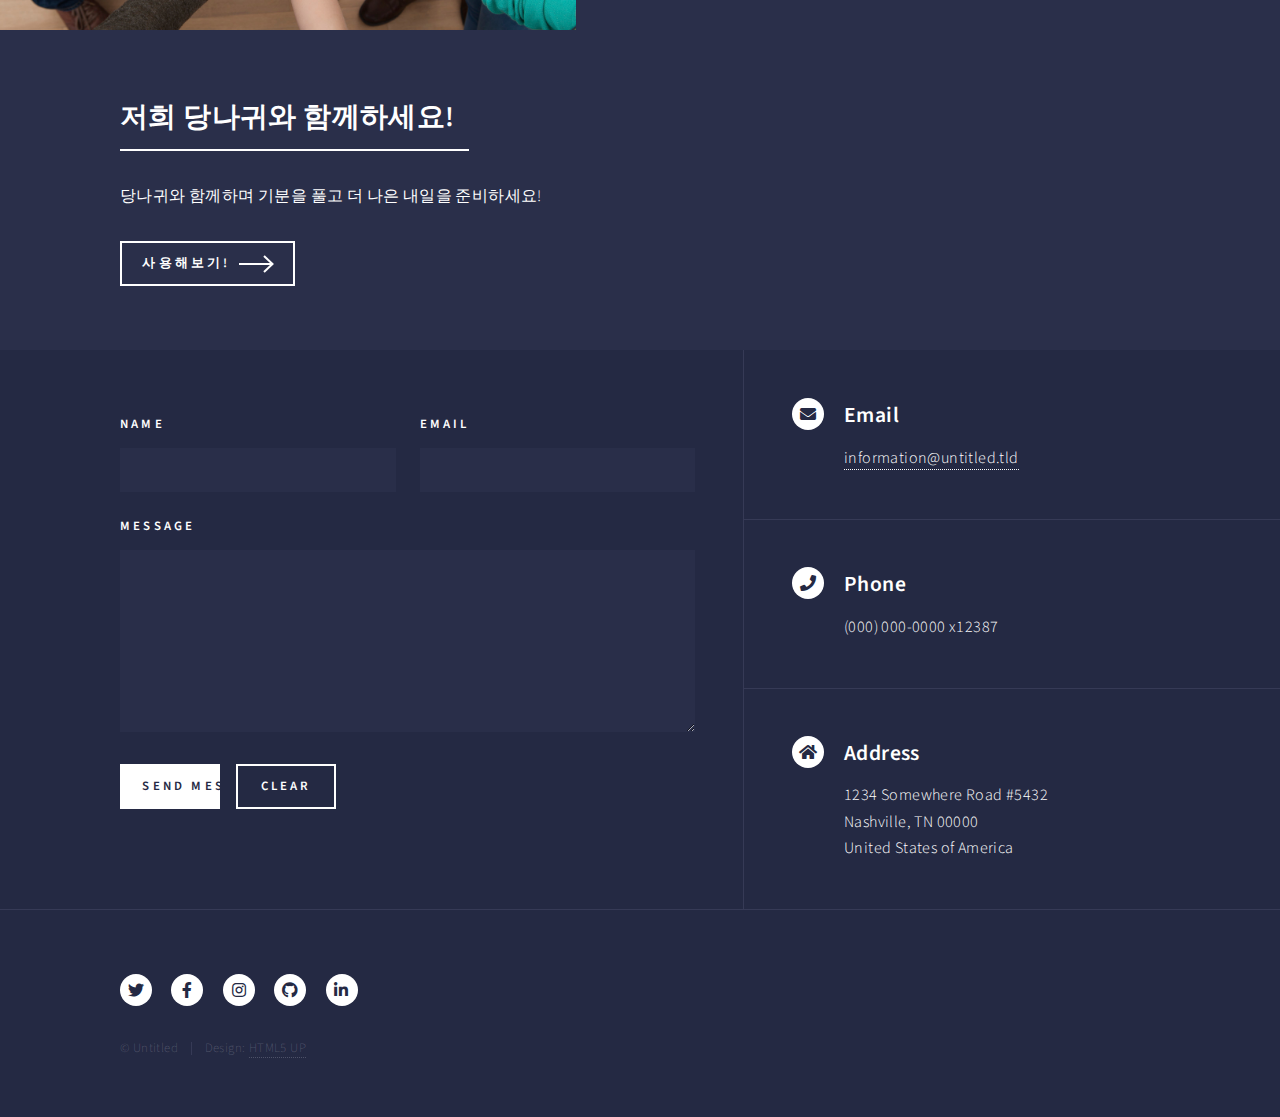
<file: landing.html>
<!DOCTYPE HTML>
<!--
	Forty by HTML5 UP
	html5up.net | @ajlkn
	Free for personal and commercial use under the CCA 3.0 license (html5up.net/license)
-->
<html>
	<head>
		<title>당나귀</title>
		<meta charset="utf-8" />
		<meta name="viewport" content="width=device-width, initial-scale=1, user-scalable=no" />
		<link rel="stylesheet" href="assets/css/main.css" />
		<noscript><link rel="stylesheet" href="assets/css/noscript.css" /></noscript>
	</head>
	<body class="is-preload">

		<!-- Wrapper -->
			<div id="wrapper">

				<!-- Header -->
				<!-- Note: The "styleN" class below should match that of the banner element. -->
					<header id="header" class="alt style2">
						<a href="index.html" class="logo"><strong>당</strong> <span>나귀</span></a>
						<nav>
							<a href="#menu">Menu</a>
						</nav>
					</header>

				<!-- Menu -->
					<nav id="menu">
						<ul class="links">
							<li><a href="index.html">Home</a></li>
							<li><a href="landing.html">서비스 소개</a></li>
							<li><a href="generic.html">Generic</a></li>
							<li><a href="elements.html">Elements</a></li>
						</ul>
						<ul class="actions stacked">
							<li><a href="#" class="button primary fit">Get Started</a></li>
							<li><a href="#" class="button fit">Log In</a></li>
						</ul>
					</nav>

				<!-- Banner -->
				<!-- Note: The "styleN" class below should match that of the header element. -->
					<section id="banner" class="style2">
						<div class="inner">
							<span class="image">
								<img src="images/donkey.jpg" alt="" />
							</span>
							<header class="major">
								<h1>서비스 소개</h1>
							</header>
							<div class="content">
								<p>당신과 나의 귀가 되어줄 서비스<br />
								"당나귀"에 그대를 초대합니다.</p>
							</div>
						</div>
					</section>

				<!-- Main -->
					<div id="main">


						<!-- Two -->
							<section id="two" class="spotlights">
								<section>
									<a href="generic.html" class="image">
										<img src="images/talking.jpg" alt="" data-position="center center" />
									</a>
									<div class="content">
										<div class="inner">
											<header class="major">
												<h2>우리는 이야기하고 싶습니다</h2>
											</header>
											<p>보검이 이놈이 갑자기 헤어지자고 통보할 때,<br>
												고모부가 내 미래에 대해 세 시간동안 훈수를 둘 때,<br>
												영혼을 바쳐서 공부한 과목에 교수님이 C를 뿌릴 때,<br>
											</p>
										</div>
									</div>
								</section>
								<section>
									<a href="generic.html" class="image">
										<img src="images/prepared.jpg" alt="" data-position="top center" />
									</a>
									<div class="content">
										<div class="inner">
											<header class="major">
												<h2>그런 당신을 위해 준비했습니다.</h2>
											</header>
											<p>
												화낼수도 있고, 억울함을 얘기할 수도 있죠.<br>
												위로가 필요한 날도, 듣고만 싶을 때도 괜찮습니다.<br>
												<br>
												때론 격하게, 때론 부드럽게<br>
												다른 사람과 소통하는 것만으로도 서로 큰 도움이 되거든요.<br>
											</p>

										</div>
									</div>
								</section>
								<section>
									<a href="generic.html" class="image">
										<img src="images/together.jpg" alt="" data-position="25% 25%" />
									</a>
									<div class="content">
										<div class="inner">
											<header class="major">
												<h3> 조금 더 나은 내일의 우리를 위해 </h3>
											</header>
											<p>
												다양한 "주제 선택"<br>
												원하는 주제로 "방만들기"<br>
												사용자의 기분을 고려한 "분위기 모드 선택"<br>
												<br>
												다양한 기능이 준비되어있습니다.<br>


											</p>
									</div>
								</section>
							</section>


						<!-- Three -->
							<section id="three">
								<div class="inner">
									<header class="major">
										<h2>저희 당나귀와 함께하세요!</h2>
									</header>
									<p>당나귀와 함께하며 기분을 풀고 더 나은 내일을 준비하세요!</p>
									<ul class="actions">
										<li><a href="generic.html" class="button next">사용해보기!</a></li>
									</ul>
								</div>
							</section>

					</div>

				<!-- Contact -->
					<section id="contact">
						<div class="inner">
							<section>
								<form method="post" action="#">
									<div class="fields">
										<div class="field half">
											<label for="name">Name</label>
											<input type="text" name="name" id="name" />
										</div>
										<div class="field half">
											<label for="email">Email</label>
											<input type="text" name="email" id="email" />
										</div>
										<div class="field">
											<label for="message">Message</label>
											<textarea name="message" id="message" rows="6"></textarea>
										</div>
									</div>
									<ul class="actions">
										<li><input type="submit" value="Send Message" class="primary" /></li>
										<li><input type="reset" value="Clear" /></li>
									</ul>
								</form>
							</section>
							<section class="split">
								<section>
									<div class="contact-method">
										<span class="icon solid alt fa-envelope"></span>
										<h3>Email</h3>
										<a href="#">information@untitled.tld</a>
									</div>
								</section>
								<section>
									<div class="contact-method">
										<span class="icon solid alt fa-phone"></span>
										<h3>Phone</h3>
										<span>(000) 000-0000 x12387</span>
									</div>
								</section>
								<section>
									<div class="contact-method">
										<span class="icon solid alt fa-home"></span>
										<h3>Address</h3>
										<span>1234 Somewhere Road #5432<br />
										Nashville, TN 00000<br />
										United States of America</span>
									</div>
								</section>
							</section>
						</div>
					</section>

				<!-- Footer -->
					<footer id="footer">
						<div class="inner">
							<ul class="icons">
								<li><a href="#" class="icon brands alt fa-twitter"><span class="label">Twitter</span></a></li>
								<li><a href="#" class="icon brands alt fa-facebook-f"><span class="label">Facebook</span></a></li>
								<li><a href="#" class="icon brands alt fa-instagram"><span class="label">Instagram</span></a></li>
								<li><a href="#" class="icon brands alt fa-github"><span class="label">GitHub</span></a></li>
								<li><a href="#" class="icon brands alt fa-linkedin-in"><span class="label">LinkedIn</span></a></li>
							</ul>
							<ul class="copyright">
								<li>&copy; Untitled</li><li>Design: <a href="https://html5up.net">HTML5 UP</a></li>
							</ul>
						</div>
					</footer>

			</div>

		<!-- Scripts -->
			<script src="assets/js/jquery.min.js"></script>
			<script src="assets/js/jquery.scrolly.min.js"></script>
			<script src="assets/js/jquery.scrollex.min.js"></script>
			<script src="assets/js/browser.min.js"></script>
			<script src="assets/js/breakpoints.min.js"></script>
			<script src="assets/js/util.js"></script>
			<script src="assets/js/main.js"></script>

	</body>
</html>
</file>
<file: assets/css/noscript.css>
/*
	Forty by HTML5 UP
	html5up.net | @ajlkn
	Free for personal and commercial use under the CCA 3.0 license (html5up.net/license)
*/

/* Banner */

	body.is-preload #banner:after {
		opacity: 0.85;
	}

	body.is-preload #banner > .inner {
		-moz-filter: none;
		-webkit-filter: none;
		-ms-filter: none;
		filter: none;
		-moz-transform: none;
		-webkit-transform: none;
		-ms-transform: none;
		transform: none;
		opacity: 1;
	}
</file>
<file: assets/css/main.css>
@import url(fontawesome-all.min.css);
@import url("https://fonts.googleapis.com/css?family=Source+Sans+Pro:300,300italic,600,600italic");

/*
	Forty by HTML5 UP
	html5up.net | @ajlkn
	Free for personal and commercial use under the CCA 3.0 license (html5up.net/license)
*/

html, body, div, span, applet, object,
iframe, h1, h2, h3, h4, h5, h6, p, blockquote,
pre, a, abbr, acronym, address, big, cite,
code, del, dfn, em, img, ins, kbd, q, s, samp,
small, strike, strong, sub, sup, tt, var, b,
u, i, center, dl, dt, dd, ol, ul, li, fieldset,
form, label, legend, table, caption, tbody,
tfoot, thead, tr, th, td, article, aside,
canvas, details, embed, figure, figcaption,
footer, header, hgroup, menu, nav, output, ruby,
section, summary, time, mark, audio, video {
	margin: 0;
	padding: 0;
	border: 0;
	font-size: 100%;
	font: inherit;
	vertical-align: baseline;}



	fieldset { position: relative;  width: 80%;   padding: 0 0 0 40px;  border: none;  border-radius: 5px; } 

	input, button {  position: relative; top:0px; width: 100px;  height: 50px;  padding: 0;    float: right; } 
	
	/* input {  color: #666;  z-index: 2;  border: 0 none; }
	
	input:focus {  outline: 0 none; }  */
	
	/* input:focus + button {
	
	  -webkit-transform: translate(0, 0);
		  -ms-transform: translate(0, 0);	
			  transform: translate(0, 0);	
	  -webkit-transition-duration: 0.3s;	
			  transition-duration: 0.3s;
	
	} */
	
	/* input:focus + button .fa {
	
	  -webkit-transform: translate(0px, 0);	
		  -ms-transform: translate(0px, 0);
			  transform: translate(0px, 0);	
	  -webkit-transition-duration: 0.3s;	
			  transition-duration: 0.3s;
	
	  color: #fff;
	
	} */
	
	
/* 	
	button {  z-index: 1;  width: 50px;  border: 0 none;  background: #ceb980;  cursor: pointer;  border-radius: 0 5px 5px 0;  
	
	  -webkit-transform: translate(-50px, 0);
		  -ms-transform: translate(-50px, 0);
			  transform: translate(-50px, 0);
	  -webkit-transition-duration: 0.3s;
			  transition-duration: 0.3s;	
	} */
	
	
	
	/* .fa-search {  font-size: 1.4rem;  color: #29abe2;  z-index: 3;  top: 25%; 
	  -webkit-transform: translate(-190px, 0); 
		  -ms-transform: translate(-190px, 0);
			  transform: translate(-190px, 0);
	  -webkit-transition-duration: 0.3s;
			  transition-duration: 0.3s;
	  -webkit-transition: all 0.1s ease-in-out;
			  transition: all 0.1s ease-in-out;

	} */




article, aside, details, figcaption, figure,
footer, header, hgroup, menu, nav, section {
	display: block;}

body {
	line-height: 1;
}

ol, ul {
	list-style: none;
}

blockquote, q {
	quotes: none;
}

	blockquote:before, blockquote:after, q:before, q:after {
		content: '';
		content: none;
	}

table {
	border-collapse: collapse;
	border-spacing: 0;
}

body {
	-webkit-text-size-adjust: none;
}

mark {
	background-color: transparent;
	color: inherit;
}

input::-moz-focus-inner {
	border: 0;
	padding: 0;
}

input, select, textarea {
	-moz-appearance: none;
	-webkit-appearance: none;
	-ms-appearance: none;
	appearance: none;
}

/* Basic */

	@-ms-viewport {
		width: device-width;
	}

	body {
		-ms-overflow-style: scrollbar;
	}

	@media screen and (max-width: 480px) {

		html, body {
			min-width: 320px;
		}

	}

	html {
		box-sizing: border-box;
	}

	*, *:before, *:after {
		box-sizing: inherit;
	}

	body {
		background: #242943;
	}

		body.is-preload *, body.is-preload *:before, body.is-preload *:after {
			-moz-animation: none !important;
			-webkit-animation: none !important;
			-ms-animation: none !important;
			animation: none !important;
			-moz-transition: none !important;
			-webkit-transition: none !important;
			-ms-transition: none !important;
			transition: none !important;
		}

/* Type */

	body, input, select, textarea {
		color: #ffffff;
		font-family: "Source Sans Pro", Helvetica, sans-serif;
		font-size: 17pt;
		font-weight: 300;
		letter-spacing: 0.025em;
		line-height: 1.65;
	}

		@media screen and (max-width: 1680px) {

			body, input, select, textarea {
				font-size: 14pt;
			}

		}

		@media screen and (max-width: 1280px) {

			body, input, select, textarea {
				font-size: 12pt;
			}

		}

		@media screen and (max-width: 360px) {

			body, input, select, textarea {
				font-size: 11pt;
			}

		}

	a {
		-moz-transition: color 0.2s ease-in-out, border-bottom-color 0.2s ease-in-out;
		-webkit-transition: color 0.2s ease-in-out, border-bottom-color 0.2s ease-in-out;
		-ms-transition: color 0.2s ease-in-out, border-bottom-color 0.2s ease-in-out;
		transition: color 0.2s ease-in-out, border-bottom-color 0.2s ease-in-out;
		border-bottom: dotted 1px;
		color: inherit;
		text-decoration: none;
	}

		a:hover {
			border-bottom-color: transparent;
			color: #9bf1ff !important;
		}

		a:active {
			color: #53e3fb !important;
		}

	strong, b {
		color: #ffffff;
		font-weight: 600;
	}

	em, i {
		font-style: italic;
	}

	p {
		margin: 0 0 2em 0;
	}

	h1, h2, h3, h4, h5, h6 {
		color: #ffffff;
		font-weight: 600;
		line-height: 1.65;
		margin: 0 0 1em 0;
	}

		h1 a, h2 a, h3 a, h4 a, h5 a, h6 a {
			color: inherit;
			border-bottom: 0;
		}

	h1 {
		font-size: 2.5em;
	}

	h2 {
		font-size: 1.75em;
	}

	h3 {
		font-size: 1.35em;
	}

	h4 {
		font-size: 1.1em;
	}

	h5 {
		font-size: 0.9em;
	}

	h6 {
		font-size: 0.7em;
	}

	@media screen and (max-width: 736px) {

		h1 {
			font-size: 2em;
		}

		h2 {
			font-size: 1.5em;
		}

		h3 {
			font-size: 1.25em;
		}

	}

	sub {
		font-size: 0.8em;
		position: relative;
		top: 0.5em;
	}

	sup {
		font-size: 0.8em;
		position: relative;
		top: -0.5em;
	}

	blockquote {
		border-left: solid 4px rgba(212, 212, 255, 0.1);
		font-style: italic;
		margin: 0 0 2em 0;
		padding: 0.5em 0 0.5em 2em;
	}

	code {
		background: rgba(212, 212, 255, 0.035);
		font-family: "Courier New", monospace;
		font-size: 0.9em;
		margin: 0 0.25em;
		padding: 0.25em 0.65em;
	}

	pre {
		-webkit-overflow-scrolling: touch;
		font-family: "Courier New", monospace;
		font-size: 0.9em;
		margin: 0 0 2em 0;
	}

		pre code {
			display: block;
			line-height: 1.75;
			padding: 1em 1.5em;
			overflow-x: auto;
		}

	hr {
		border: 0;
		border-bottom: solid 1px rgba(212, 212, 255, 0.1);
		margin: 2em 0;
	}

		hr.major {
			margin: 3em 0;
		}

	.align-left {
		text-align: left;
	}

	.align-center {
		text-align: center;
	}

	.align-right {
		text-align: right;
	}

/* Row */

	.row {
		display: flex;
		flex-wrap: wrap;
		box-sizing: border-box;
		align-items: stretch;
	}

		.row > * {
			box-sizing: border-box;
		}

		.row.gtr-uniform > * > :last-child {
			margin-bottom: 0;
		}

		.row.aln-left {
			justify-content: flex-start;
		}

		.row.aln-center {
			justify-content: center;
		}

		.row.aln-right {
			justify-content: flex-end;
		}

		.row.aln-top {
			align-items: flex-start;
		}

		.row.aln-middle {
			align-items: center;
		}

		.row.aln-bottom {
			align-items: flex-end;
		}

		.row > .imp {
			order: -1;
		}

		.row > .col-1 {
			width: 8.33333%;
		}

		.row > .off-1 {
			margin-left: 8.33333%;
		}

		.row > .col-2 {
			width: 16.66667%;
		}

		.row > .off-2 {
			margin-left: 16.66667%;
		}

		.row > .col-3 {
			width: 25%;
		}

		.row > .off-3 {
			margin-left: 25%;
		}

		.row > .col-4 {
			width: 33.33333%;
		}

		.row > .off-4 {
			margin-left: 33.33333%;
		}

		.row > .col-5 {
			width: 41.66667%;
		}

		.row > .off-5 {
			margin-left: 41.66667%;
		}

		.row > .col-6 {
			width: 50%;
		}

		.row > .off-6 {
			margin-left: 50%;
		}

		.row > .col-7 {
			width: 58.33333%;
		}

		.row > .off-7 {
			margin-left: 58.33333%;
		}

		.row > .col-8 {
			width: 66.66667%;
		}

		.row > .off-8 {
			margin-left: 66.66667%;
		}

		.row > .col-9 {
			width: 75%;
		}

		.row > .off-9 {
			margin-left: 75%;
		}

		.row > .col-10 {
			width: 83.33333%;
		}

		.row > .off-10 {
			margin-left: 83.33333%;
		}

		.row > .col-11 {
			width: 91.66667%;
		}

		.row > .off-11 {
			margin-left: 91.66667%;
		}

		.row > .col-12 {
			width: 100%;
		}

		.row > .off-12 {
			margin-left: 100%;
		}

		.row.gtr-0 {
			margin-top: 0;
			margin-left: 0em;
		}

			.row.gtr-0 > * {
				padding: 0 0 0 0em;
			}

			.row.gtr-0.gtr-uniform {
				margin-top: 0em;
			}

				.row.gtr-0.gtr-uniform > * {
					padding-top: 0em;
				}

		.row.gtr-25 {
			margin-top: 0;
			margin-left: -0.5em;
		}

			.row.gtr-25 > * {
				padding: 0 0 0 0.5em;
			}

			.row.gtr-25.gtr-uniform {
				margin-top: -0.5em;
			}

				.row.gtr-25.gtr-uniform > * {
					padding-top: 0.5em;
				}

		.row.gtr-50 {
			margin-top: 0;
			margin-left: -1em;
		}

			.row.gtr-50 > * {
				padding: 0 0 0 1em;
			}

			.row.gtr-50.gtr-uniform {
				margin-top: -1em;
			}

				.row.gtr-50.gtr-uniform > * {
					padding-top: 1em;
				}

		.row {
			margin-top: 0;
			margin-left: -2em;
		}

			.row > * {
				padding: 0 0 0 2em;
			}

			.row.gtr-uniform {
				margin-top: -2em;
			}

				.row.gtr-uniform > * {
					padding-top: 2em;
				}

		.row.gtr-150 {
			margin-top: 0;
			margin-left: -3em;
		}

			.row.gtr-150 > * {
				padding: 0 0 0 3em;
			}

			.row.gtr-150.gtr-uniform {
				margin-top: -3em;
			}

				.row.gtr-150.gtr-uniform > * {
					padding-top: 3em;
				}

		.row.gtr-200 {
			margin-top: 0;
			margin-left: -4em;
		}

			.row.gtr-200 > * {
				padding: 0 0 0 4em;
			}

			.row.gtr-200.gtr-uniform {
				margin-top: -4em;
			}

				.row.gtr-200.gtr-uniform > * {
					padding-top: 4em;
				}

		@media screen and (max-width: 1680px) {

			.row {
				display: flex;
				flex-wrap: wrap;
				box-sizing: border-box;
				align-items: stretch;
			}

				.row > * {
					box-sizing: border-box;
				}

				.row.gtr-uniform > * > :last-child {
					margin-bottom: 0;
				}

				.row.aln-left {
					justify-content: flex-start;
				}

				.row.aln-center {
					justify-content: center;
				}

				.row.aln-right {
					justify-content: flex-end;
				}

				.row.aln-top {
					align-items: flex-start;
				}

				.row.aln-middle {
					align-items: center;
				}

				.row.aln-bottom {
					align-items: flex-end;
				}

				.row > .imp-xlarge {
					order: -1;
				}

				.row > .col-1-xlarge {
					width: 8.33333%;
				}

				.row > .off-1-xlarge {
					margin-left: 8.33333%;
				}

				.row > .col-2-xlarge {
					width: 16.66667%;
				}

				.row > .off-2-xlarge {
					margin-left: 16.66667%;
				}

				.row > .col-3-xlarge {
					width: 25%;
				}

				.row > .off-3-xlarge {
					margin-left: 25%;
				}

				.row > .col-4-xlarge {
					width: 33.33333%;
				}

				.row > .off-4-xlarge {
					margin-left: 33.33333%;
				}

				.row > .col-5-xlarge {
					width: 41.66667%;
				}

				.row > .off-5-xlarge {
					margin-left: 41.66667%;
				}

				.row > .col-6-xlarge {
					width: 50%;
				}

				.row > .off-6-xlarge {
					margin-left: 50%;
				}

				.row > .col-7-xlarge {
					width: 58.33333%;
				}

				.row > .off-7-xlarge {
					margin-left: 58.33333%;
				}

				.row > .col-8-xlarge {
					width: 66.66667%;
				}

				.row > .off-8-xlarge {
					margin-left: 66.66667%;
				}

				.row > .col-9-xlarge {
					width: 75%;
				}

				.row > .off-9-xlarge {
					margin-left: 75%;
				}

				.row > .col-10-xlarge {
					width: 83.33333%;
				}

				.row > .off-10-xlarge {
					margin-left: 83.33333%;
				}

				.row > .col-11-xlarge {
					width: 91.66667%;
				}

				.row > .off-11-xlarge {
					margin-left: 91.66667%;
				}

				.row > .col-12-xlarge {
					width: 100%;
				}

				.row > .off-12-xlarge {
					margin-left: 100%;
				}

				.row.gtr-0 {
					margin-top: 0;
					margin-left: 0em;
				}

					.row.gtr-0 > * {
						padding: 0 0 0 0em;
					}

					.row.gtr-0.gtr-uniform {
						margin-top: 0em;
					}

						.row.gtr-0.gtr-uniform > * {
							padding-top: 0em;
						}

				.row.gtr-25 {
					margin-top: 0;
					margin-left: -0.5em;
				}

					.row.gtr-25 > * {
						padding: 0 0 0 0.5em;
					}

					.row.gtr-25.gtr-uniform {
						margin-top: -0.5em;
					}

						.row.gtr-25.gtr-uniform > * {
							padding-top: 0.5em;
						}

				.row.gtr-50 {
					margin-top: 0;
					margin-left: -1em;
				}

					.row.gtr-50 > * {
						padding: 0 0 0 1em;
					}

					.row.gtr-50.gtr-uniform {
						margin-top: -1em;
					}

						.row.gtr-50.gtr-uniform > * {
							padding-top: 1em;
						}

				.row {
					margin-top: 0;
					margin-left: -2em;
				}

					.row > * {
						padding: 0 0 0 2em;
					}

					.row.gtr-uniform {
						margin-top: -2em;
					}

						.row.gtr-uniform > * {
							padding-top: 2em;
						}

				.row.gtr-150 {
					margin-top: 0;
					margin-left: -3em;
				}

					.row.gtr-150 > * {
						padding: 0 0 0 3em;
					}

					.row.gtr-150.gtr-uniform {
						margin-top: -3em;
					}

						.row.gtr-150.gtr-uniform > * {
							padding-top: 3em;
						}

				.row.gtr-200 {
					margin-top: 0;
					margin-left: -4em;
				}

					.row.gtr-200 > * {
						padding: 0 0 0 4em;
					}

					.row.gtr-200.gtr-uniform {
						margin-top: -4em;
					}

						.row.gtr-200.gtr-uniform > * {
							padding-top: 4em;
						}

		}

		@media screen and (max-width: 1280px) {

			.row {
				display: flex;
				flex-wrap: wrap;
				box-sizing: border-box;
				align-items: stretch;
			}

				.row > * {
					box-sizing: border-box;
				}

				.row.gtr-uniform > * > :last-child {
					margin-bottom: 0;
				}

				.row.aln-left {
					justify-content: flex-start;
				}

				.row.aln-center {
					justify-content: center;
				}

				.row.aln-right {
					justify-content: flex-end;
				}

				.row.aln-top {
					align-items: flex-start;
				}

				.row.aln-middle {
					align-items: center;
				}

				.row.aln-bottom {
					align-items: flex-end;
				}

				.row > .imp-large {
					order: -1;
				}

				.row > .col-1-large {
					width: 8.33333%;
				}

				.row > .off-1-large {
					margin-left: 8.33333%;
				}

				.row > .col-2-large {
					width: 16.66667%;
				}

				.row > .off-2-large {
					margin-left: 16.66667%;
				}

				.row > .col-3-large {
					width: 25%;
				}

				.row > .off-3-large {
					margin-left: 25%;
				}

				.row > .col-4-large {
					width: 33.33333%;
				}

				.row > .off-4-large {
					margin-left: 33.33333%;
				}

				.row > .col-5-large {
					width: 41.66667%;
				}

				.row > .off-5-large {
					margin-left: 41.66667%;
				}

				.row > .col-6-large {
					width: 50%;
				}

				.row > .off-6-large {
					margin-left: 50%;
				}

				.row > .col-7-large {
					width: 58.33333%;
				}

				.row > .off-7-large {
					margin-left: 58.33333%;
				}

				.row > .col-8-large {
					width: 66.66667%;
				}

				.row > .off-8-large {
					margin-left: 66.66667%;
				}

				.row > .col-9-large {
					width: 75%;
				}

				.row > .off-9-large {
					margin-left: 75%;
				}

				.row > .col-10-large {
					width: 83.33333%;
				}

				.row > .off-10-large {
					margin-left: 83.33333%;
				}

				.row > .col-11-large {
					width: 91.66667%;
				}

				.row > .off-11-large {
					margin-left: 91.66667%;
				}

				.row > .col-12-large {
					width: 100%;
				}

				.row > .off-12-large {
					margin-left: 100%;
				}

				.row.gtr-0 {
					margin-top: 0;
					margin-left: 0em;
				}

					.row.gtr-0 > * {
						padding: 0 0 0 0em;
					}

					.row.gtr-0.gtr-uniform {
						margin-top: 0em;
					}

						.row.gtr-0.gtr-uniform > * {
							padding-top: 0em;
						}

				.row.gtr-25 {
					margin-top: 0;
					margin-left: -0.375em;
				}

					.row.gtr-25 > * {
						padding: 0 0 0 0.375em;
					}

					.row.gtr-25.gtr-uniform {
						margin-top: -0.375em;
					}

						.row.gtr-25.gtr-uniform > * {
							padding-top: 0.375em;
						}

				.row.gtr-50 {
					margin-top: 0;
					margin-left: -0.75em;
				}

					.row.gtr-50 > * {
						padding: 0 0 0 0.75em;
					}

					.row.gtr-50.gtr-uniform {
						margin-top: -0.75em;
					}

						.row.gtr-50.gtr-uniform > * {
							padding-top: 0.75em;
						}

				.row {
					margin-top: 0;
					margin-left: -1.5em;
				}

					.row > * {
						padding: 0 0 0 1.5em;
					}

					.row.gtr-uniform {
						margin-top: -1.5em;
					}

						.row.gtr-uniform > * {
							padding-top: 1.5em;
						}

				.row.gtr-150 {
					margin-top: 0;
					margin-left: -2.25em;
				}

					.row.gtr-150 > * {
						padding: 0 0 0 2.25em;
					}

					.row.gtr-150.gtr-uniform {
						margin-top: -2.25em;
					}

						.row.gtr-150.gtr-uniform > * {
							padding-top: 2.25em;
						}

				.row.gtr-200 {
					margin-top: 0;
					margin-left: -3em;
				}

					.row.gtr-200 > * {
						padding: 0 0 0 3em;
					}

					.row.gtr-200.gtr-uniform {
						margin-top: -3em;
					}

						.row.gtr-200.gtr-uniform > * {
							padding-top: 3em;
						}

		}

		@media screen and (max-width: 980px) {

			.row {
				display: flex;
				flex-wrap: wrap;
				box-sizing: border-box;
				align-items: stretch;
			}

				.row > * {
					box-sizing: border-box;
				}

				.row.gtr-uniform > * > :last-child {
					margin-bottom: 0;
				}

				.row.aln-left {
					justify-content: flex-start;
				}

				.row.aln-center {
					justify-content: center;
				}

				.row.aln-right {
					justify-content: flex-end;
				}

				.row.aln-top {
					align-items: flex-start;
				}

				.row.aln-middle {
					align-items: center;
				}

				.row.aln-bottom {
					align-items: flex-end;
				}

				.row > .imp-medium {
					order: -1;
				}

				.row > .col-1-medium {
					width: 8.33333%;
				}

				.row > .off-1-medium {
					margin-left: 8.33333%;
				}

				.row > .col-2-medium {
					width: 16.66667%;
				}

				.row > .off-2-medium {
					margin-left: 16.66667%;
				}

				.row > .col-3-medium {
					width: 25%;
				}

				.row > .off-3-medium {
					margin-left: 25%;
				}

				.row > .col-4-medium {
					width: 33.33333%;
				}

				.row > .off-4-medium {
					margin-left: 33.33333%;
				}

				.row > .col-5-medium {
					width: 41.66667%;
				}

				.row > .off-5-medium {
					margin-left: 41.66667%;
				}

				.row > .col-6-medium {
					width: 50%;
				}

				.row > .off-6-medium {
					margin-left: 50%;
				}

				.row > .col-7-medium {
					width: 58.33333%;
				}

				.row > .off-7-medium {
					margin-left: 58.33333%;
				}

				.row > .col-8-medium {
					width: 66.66667%;
				}

				.row > .off-8-medium {
					margin-left: 66.66667%;
				}

				.row > .col-9-medium {
					width: 75%;
				}

				.row > .off-9-medium {
					margin-left: 75%;
				}

				.row > .col-10-medium {
					width: 83.33333%;
				}

				.row > .off-10-medium {
					margin-left: 83.33333%;
				}

				.row > .col-11-medium {
					width: 91.66667%;
				}

				.row > .off-11-medium {
					margin-left: 91.66667%;
				}

				.row > .col-12-medium {
					width: 100%;
				}

				.row > .off-12-medium {
					margin-left: 100%;
				}

				.row.gtr-0 {
					margin-top: 0;
					margin-left: 0em;
				}

					.row.gtr-0 > * {
						padding: 0 0 0 0em;
					}

					.row.gtr-0.gtr-uniform {
						margin-top: 0em;
					}

						.row.gtr-0.gtr-uniform > * {
							padding-top: 0em;
						}

				.row.gtr-25 {
					margin-top: 0;
					margin-left: -0.375em;
				}

					.row.gtr-25 > * {
						padding: 0 0 0 0.375em;
					}

					.row.gtr-25.gtr-uniform {
						margin-top: -0.375em;
					}

						.row.gtr-25.gtr-uniform > * {
							padding-top: 0.375em;
						}

				.row.gtr-50 {
					margin-top: 0;
					margin-left: -0.75em;
				}

					.row.gtr-50 > * {
						padding: 0 0 0 0.75em;
					}

					.row.gtr-50.gtr-uniform {
						margin-top: -0.75em;
					}

						.row.gtr-50.gtr-uniform > * {
							padding-top: 0.75em;
						}

				.row {
					margin-top: 0;
					margin-left: -1.5em;
				}

					.row > * {
						padding: 0 0 0 1.5em;
					}

					.row.gtr-uniform {
						margin-top: -1.5em;
					}

						.row.gtr-uniform > * {
							padding-top: 1.5em;
						}

				.row.gtr-150 {
					margin-top: 0;
					margin-left: -2.25em;
				}

					.row.gtr-150 > * {
						padding: 0 0 0 2.25em;
					}

					.row.gtr-150.gtr-uniform {
						margin-top: -2.25em;
					}

						.row.gtr-150.gtr-uniform > * {
							padding-top: 2.25em;
						}

				.row.gtr-200 {
					margin-top: 0;
					margin-left: -3em;
				}

					.row.gtr-200 > * {
						padding: 0 0 0 3em;
					}

					.row.gtr-200.gtr-uniform {
						margin-top: -3em;
					}

						.row.gtr-200.gtr-uniform > * {
							padding-top: 3em;
						}

		}

		@media screen and (max-width: 736px) {

			.row {
				display: flex;
				flex-wrap: wrap;
				box-sizing: border-box;
				align-items: stretch;
			}

				.row > * {
					box-sizing: border-box;
				}

				.row.gtr-uniform > * > :last-child {
					margin-bottom: 0;
				}

				.row.aln-left {
					justify-content: flex-start;
				}

				.row.aln-center {
					justify-content: center;
				}

				.row.aln-right {
					justify-content: flex-end;
				}

				.row.aln-top {
					align-items: flex-start;
				}

				.row.aln-middle {
					align-items: center;
				}

				.row.aln-bottom {
					align-items: flex-end;
				}

				.row > .imp-small {
					order: -1;
				}

				.row > .col-1-small {
					width: 8.33333%;
				}

				.row > .off-1-small {
					margin-left: 8.33333%;
				}

				.row > .col-2-small {
					width: 16.66667%;
				}

				.row > .off-2-small {
					margin-left: 16.66667%;
				}

				.row > .col-3-small {
					width: 25%;
				}

				.row > .off-3-small {
					margin-left: 25%;
				}

				.row > .col-4-small {
					width: 33.33333%;
				}

				.row > .off-4-small {
					margin-left: 33.33333%;
				}

				.row > .col-5-small {
					width: 41.66667%;
				}

				.row > .off-5-small {
					margin-left: 41.66667%;
				}

				.row > .col-6-small {
					width: 50%;
				}

				.row > .off-6-small {
					margin-left: 50%;
				}

				.row > .col-7-small {
					width: 58.33333%;
				}

				.row > .off-7-small {
					margin-left: 58.33333%;
				}

				.row > .col-8-small {
					width: 66.66667%;
				}

				.row > .off-8-small {
					margin-left: 66.66667%;
				}

				.row > .col-9-small {
					width: 75%;
				}

				.row > .off-9-small {
					margin-left: 75%;
				}

				.row > .col-10-small {
					width: 83.33333%;
				}

				.row > .off-10-small {
					margin-left: 83.33333%;
				}

				.row > .col-11-small {
					width: 91.66667%;
				}

				.row > .off-11-small {
					margin-left: 91.66667%;
				}

				.row > .col-12-small {
					width: 100%;
				}

				.row > .off-12-small {
					margin-left: 100%;
				}

				.row.gtr-0 {
					margin-top: 0;
					margin-left: 0em;
				}

					.row.gtr-0 > * {
						padding: 0 0 0 0em;
					}

					.row.gtr-0.gtr-uniform {
						margin-top: 0em;
					}

						.row.gtr-0.gtr-uniform > * {
							padding-top: 0em;
						}

				.row.gtr-25 {
					margin-top: 0;
					margin-left: -0.3125em;
				}

					.row.gtr-25 > * {
						padding: 0 0 0 0.3125em;
					}

					.row.gtr-25.gtr-uniform {
						margin-top: -0.3125em;
					}

						.row.gtr-25.gtr-uniform > * {
							padding-top: 0.3125em;
						}

				.row.gtr-50 {
					margin-top: 0;
					margin-left: -0.625em;
				}

					.row.gtr-50 > * {
						padding: 0 0 0 0.625em;
					}

					.row.gtr-50.gtr-uniform {
						margin-top: -0.625em;
					}

						.row.gtr-50.gtr-uniform > * {
							padding-top: 0.625em;
						}

				.row {
					margin-top: 0;
					margin-left: -1.25em;
				}

					.row > * {
						padding: 0 0 0 1.25em;
					}

					.row.gtr-uniform {
						margin-top: -1.25em;
					}

						.row.gtr-uniform > * {
							padding-top: 1.25em;
						}

				.row.gtr-150 {
					margin-top: 0;
					margin-left: -1.875em;
				}

					.row.gtr-150 > * {
						padding: 0 0 0 1.875em;
					}

					.row.gtr-150.gtr-uniform {
						margin-top: -1.875em;
					}

						.row.gtr-150.gtr-uniform > * {
							padding-top: 1.875em;
						}

				.row.gtr-200 {
					margin-top: 0;
					margin-left: -2.5em;
				}

					.row.gtr-200 > * {
						padding: 0 0 0 2.5em;
					}

					.row.gtr-200.gtr-uniform {
						margin-top: -2.5em;
					}

						.row.gtr-200.gtr-uniform > * {
							padding-top: 2.5em;
						}

		}

		@media screen and (max-width: 480px) {

			.row {
				display: flex;
				flex-wrap: wrap;
				box-sizing: border-box;
				align-items: stretch;
			}

				.row > * {
					box-sizing: border-box;
				}

				.row.gtr-uniform > * > :last-child {
					margin-bottom: 0;
				}

				.row.aln-left {
					justify-content: flex-start;
				}

				.row.aln-center {
					justify-content: center;
				}

				.row.aln-right {
					justify-content: flex-end;
				}

				.row.aln-top {
					align-items: flex-start;
				}

				.row.aln-middle {
					align-items: center;
				}

				.row.aln-bottom {
					align-items: flex-end;
				}

				.row > .imp-xsmall {
					order: -1;
				}

				.row > .col-1-xsmall {
					width: 8.33333%;
				}

				.row > .off-1-xsmall {
					margin-left: 8.33333%;
				}

				.row > .col-2-xsmall {
					width: 16.66667%;
				}

				.row > .off-2-xsmall {
					margin-left: 16.66667%;
				}

				.row > .col-3-xsmall {
					width: 25%;
				}

				.row > .off-3-xsmall {
					margin-left: 25%;
				}

				.row > .col-4-xsmall {
					width: 33.33333%;
				}

				.row > .off-4-xsmall {
					margin-left: 33.33333%;
				}

				.row > .col-5-xsmall {
					width: 41.66667%;
				}

				.row > .off-5-xsmall {
					margin-left: 41.66667%;
				}

				.row > .col-6-xsmall {
					width: 50%;
				}

				.row > .off-6-xsmall {
					margin-left: 50%;
				}

				.row > .col-7-xsmall {
					width: 58.33333%;
				}

				.row > .off-7-xsmall {
					margin-left: 58.33333%;
				}

				.row > .col-8-xsmall {
					width: 66.66667%;
				}

				.row > .off-8-xsmall {
					margin-left: 66.66667%;
				}

				.row > .col-9-xsmall {
					width: 75%;
				}

				.row > .off-9-xsmall {
					margin-left: 75%;
				}

				.row > .col-10-xsmall {
					width: 83.33333%;
				}

				.row > .off-10-xsmall {
					margin-left: 83.33333%;
				}

				.row > .col-11-xsmall {
					width: 91.66667%;
				}

				.row > .off-11-xsmall {
					margin-left: 91.66667%;
				}

				.row > .col-12-xsmall {
					width: 100%;
				}

				.row > .off-12-xsmall {
					margin-left: 100%;
				}

				.row.gtr-0 {
					margin-top: 0;
					margin-left: 0em;
				}

					.row.gtr-0 > * {
						padding: 0 0 0 0em;
					}

					.row.gtr-0.gtr-uniform {
						margin-top: 0em;
					}

						.row.gtr-0.gtr-uniform > * {
							padding-top: 0em;
						}

				.row.gtr-25 {
					margin-top: 0;
					margin-left: -0.3125em;
				}

					.row.gtr-25 > * {
						padding: 0 0 0 0.3125em;
					}

					.row.gtr-25.gtr-uniform {
						margin-top: -0.3125em;
					}

						.row.gtr-25.gtr-uniform > * {
							padding-top: 0.3125em;
						}

				.row.gtr-50 {
					margin-top: 0;
					margin-left: -0.625em;
				}

					.row.gtr-50 > * {
						padding: 0 0 0 0.625em;
					}

					.row.gtr-50.gtr-uniform {
						margin-top: -0.625em;
					}

						.row.gtr-50.gtr-uniform > * {
							padding-top: 0.625em;
						}

				.row {
					margin-top: 0;
					margin-left: -1.25em;
				}

					.row > * {
						padding: 0 0 0 1.25em;
					}

					.row.gtr-uniform {
						margin-top: -1.25em;
					}

						.row.gtr-uniform > * {
							padding-top: 1.25em;
						}

				.row.gtr-150 {
					margin-top: 0;
					margin-left: -1.875em;
				}

					.row.gtr-150 > * {
						padding: 0 0 0 1.875em;
					}

					.row.gtr-150.gtr-uniform {
						margin-top: -1.875em;
					}

						.row.gtr-150.gtr-uniform > * {
							padding-top: 1.875em;
						}

				.row.gtr-200 {
					margin-top: 0;
					margin-left: -2.5em;
				}

					.row.gtr-200 > * {
						padding: 0 0 0 2.5em;
					}

					.row.gtr-200.gtr-uniform {
						margin-top: -2.5em;
					}

						.row.gtr-200.gtr-uniform > * {
							padding-top: 2.5em;
						}

		}

/* Section/Article */

	section.special, article.special {
		text-align: center;
	}

	header.major {
		width: -moz-max-content;
		width: -webkit-max-content;
		width: -ms-max-content;
		width: max-content;
		margin-bottom: 2em;
	}

		header.major > :first-child {
			margin-bottom: 0;
			width: calc(100% + 0.5em);
		}

			header.major > :first-child:after {
				content: '';
				background-color: #ffffff;
				display: block;
				height: 2px;
				margin: 0.325em 0 0.5em 0;
				width: 100%;
			}

		header.major > p {
			font-size: 0.7em;
			font-weight: 600;
			letter-spacing: 0.25em;
			margin-bottom: 0;
			text-transform: uppercase;
		}

		body.is-ie header.major > :first-child:after {
			max-width: 9em;
		}

		body.is-ie header.major > h1:after {
			max-width: 100% !important;
		}

	@media screen and (max-width: 736px) {

		header.major > p br {
			display: none;
		}

	}

/* Form */

	form {
		margin: 0 0 2em 0;
	}

		form > :last-child {
			margin-bottom: 0;
		}

		form > .fields {
			display: -moz-flex;
			display: -webkit-flex;
			display: -ms-flex;
			display: flex;
			-moz-flex-wrap: wrap;
			-webkit-flex-wrap: wrap;
			-ms-flex-wrap: wrap;
			flex-wrap: wrap;
			width: calc(100% + 3em);
			margin: -1.5em 0 2em -1.5em;
		}

			form > .fields > .field {
				-moz-flex-grow: 0;
				-webkit-flex-grow: 0;
				-ms-flex-grow: 0;
				flex-grow: 0;
				-moz-flex-shrink: 0;
				-webkit-flex-shrink: 0;
				-ms-flex-shrink: 0;
				flex-shrink: 0;
				padding: 1.5em 0 0 1.5em;
				width: calc(100% - 1.5em);
			}

				form > .fields > .field.half {
					width: calc(50% - 0.75em);
				}

				form > .fields > .field.third {
					width: calc(100%/3 - 0.5em);
				}

				form > .fields > .field.quarter {
					width: calc(25% - 0.375em);
				}

		@media screen and (max-width: 480px) {

			form > .fields {
				width: calc(100% + 3em);
				margin: -1.5em 0 2em -1.5em;
			}

				form > .fields > .field {
					padding: 1.5em 0 0 1.5em;
					width: calc(100% - 1.5em);
				}

					form > .fields > .field.half {
						width: calc(100% - 1.5em);
					}

					form > .fields > .field.third {
						width: calc(100% - 1.5em);
					}

					form > .fields > .field.quarter {
						width: calc(100% - 1.5em);
					}

		}

	label {
		color: #ffffff;
		display: block;
		font-size: 0.8em;
		font-weight: 600;
		letter-spacing: 0.25em;
		margin: 0 0 1em 0;
		text-transform: uppercase;
	}

	input[type="text"],
	input[type="password"],
	input[type="email"],
	input[type="tel"],
	input[type="search"],
	input[type="url"],
	select,
	textarea {
		-moz-appearance: none;
		-webkit-appearance: none;
		-ms-appearance: none;
		appearance: none;
		background: rgba(212, 212, 255, 0.035);
		border: none;
		border-radius: 0;
		color: inherit;
		display: block;
		outline: 0;
		padding: 0 1em;
		text-decoration: none;
		width: 100%;
	}

		input[type="text"]:invalid,
		input[type="password"]:invalid,
		input[type="email"]:invalid,
		input[type="tel"]:invalid,
		input[type="search"]:invalid,
		input[type="url"]:invalid,
		select:invalid,
		textarea:invalid {
			box-shadow: none;
		}

		input[type="text"]:focus,
		input[type="password"]:focus,
		input[type="email"]:focus,
		input[type="tel"]:focus,
		input[type="search"]:focus,
		input[type="url"]:focus,
		select:focus,
		textarea:focus {
			border-color: #9bf1ff;
			box-shadow: 0 0 0 2px #9bf1ff;
		}

	select {
		background-image: url("data:image/svg+xml;charset=utf8,%3Csvg xmlns='http://www.w3.org/2000/svg' width='40' height='40' preserveAspectRatio='none' viewBox='0 0 40 40'%3E%3Cpath d='M9.4,12.3l10.4,10.4l10.4-10.4c0.2-0.2,0.5-0.4,0.9-0.4c0.3,0,0.6,0.1,0.9,0.4l3.3,3.3c0.2,0.2,0.4,0.5,0.4,0.9 c0,0.4-0.1,0.6-0.4,0.9L20.7,31.9c-0.2,0.2-0.5,0.4-0.9,0.4c-0.3,0-0.6-0.1-0.9-0.4L4.3,17.3c-0.2-0.2-0.4-0.5-0.4-0.9 c0-0.4,0.1-0.6,0.4-0.9l3.3-3.3c0.2-0.2,0.5-0.4,0.9-0.4S9.1,12.1,9.4,12.3z' fill='rgba(212, 212, 255, 0.1)' /%3E%3C/svg%3E");
		background-size: 1.25rem;
		background-repeat: no-repeat;
		background-position: calc(100% - 1rem) center;
		height: 2.75em;
		padding-right: 2.75em;
		text-overflow: ellipsis;
	}

		select option {
			color: #ffffff;
			background: #242943;
		}

		select:focus::-ms-value {
			background-color: transparent;
		}

		select::-ms-expand {
			display: none;
		}

	input[type="text"],
	input[type="password"],
	input[type="email"],
	input[type="tel"],
	input[type="search"],
	input[type="url"],
	select {
		height: 2.75em;
	}

	textarea {
		padding: 0.75em 1em;
	}

	input[type="checkbox"],
	input[type="radio"] {
		-moz-appearance: none;
		-webkit-appearance: none;
		-ms-appearance: none;
		appearance: none;
		display: block;
		float: left;
		margin-right: -2em;
		opacity: 0;
		width: 1em;
		z-index: -1;
	}

		input[type="checkbox"] + label,
		input[type="radio"] + label {
			text-decoration: none;
			color: #ffffff;
			cursor: pointer;
			display: inline-block;
			font-weight: 300;
			padding-left: 2.65em;
			padding-right: 0.75em;
			position: relative;
		}

			input[type="checkbox"] + label:before,
			input[type="radio"] + label:before {
				-moz-osx-font-smoothing: grayscale;
				-webkit-font-smoothing: antialiased;
				display: inline-block;
				font-style: normal;
				font-variant: normal;
				text-rendering: auto;
				line-height: 1;
				text-transform: none !important;
				font-family: 'Font Awesome 5 Free';
				font-weight: 900;
			}

			input[type="checkbox"] + label:before,
			input[type="radio"] + label:before {
				background: rgba(212, 212, 255, 0.035);
				content: '';
				display: inline-block;
				font-size: 0.8em;
				height: 2.0625em;
				left: 0;
				letter-spacing: 0;
				line-height: 2.0625em;
				position: absolute;
				text-align: center;
				top: 0;
				width: 2.0625em;
			}

		input[type="checkbox"]:checked + label:before,
		input[type="radio"]:checked + label:before {
			background: #ffffff;
			border-color: #9bf1ff;
			content: '\f00c';
			color: #242943;
		}

		input[type="checkbox"]:focus + label:before,
		input[type="radio"]:focus + label:before {
			box-shadow: 0 0 0 2px #9bf1ff;
		}

	input[type="radio"] + label:before {
		border-radius: 100%;
	}

	::-webkit-input-placeholder {
		color: rgba(244, 244, 255, 0.2) !important;
		opacity: 1.0;
	}

	:-moz-placeholder {
		color: rgba(244, 244, 255, 0.2) !important;
		opacity: 1.0;
	}

	::-moz-placeholder {
		color: rgba(244, 244, 255, 0.2) !important;
		opacity: 1.0;
	}

	:-ms-input-placeholder {
		color: rgba(244, 244, 255, 0.2) !important;
		opacity: 1.0;
	}

/* Box */

	.box {
		border: solid 1px rgba(212, 212, 255, 0.1);
		margin-bottom: 2em;
		padding: 1.5em;
	}

		.box > :last-child,
		.box > :last-child > :last-child,
		.box > :last-child > :last-child > :last-child {
			margin-bottom: 0;
		}

		.box.alt {
			border: 0;
			border-radius: 0;
			padding: 0;
		}

/* Icon */

	.icon {
		text-decoration: none;
		border-bottom: none;
		position: relative;
	}

		.icon:before {
			-moz-osx-font-smoothing: grayscale;
			-webkit-font-smoothing: antialiased;
			display: inline-block;
			font-style: normal;
			font-variant: normal;
			text-rendering: auto;
			line-height: 1;
			text-transform: none !important;
			font-family: 'Font Awesome 5 Free';
			font-weight: 400;
		}

		.icon > .label {
			display: none;
		}

		.icon:before {
			line-height: inherit;
		}

		.icon.solid:before {
			font-weight: 900;
		}

		.icon.brands:before {
			font-family: 'Font Awesome 5 Brands';
		}

		.icon.alt:before {
			background-color: #ffffff;
			border-radius: 100%;
			color: #242943;
			display: inline-block;
			height: 2em;
			line-height: 2em;
			text-align: center;
			width: 2em;
		}

	a.icon.alt:before {
		-moz-transition: background-color 0.2s ease-in-out;
		-webkit-transition: background-color 0.2s ease-in-out;
		-ms-transition: background-color 0.2s ease-in-out;
		transition: background-color 0.2s ease-in-out;
	}

	a.icon.alt:hover:before {
		background-color: #6fc3df;
	}

	a.icon.alt:active:before {
		background-color: #37a6cb;
	}

/* Image */

	.image {
		border: 0;
		display: inline-block;
		position: relative;
	}

		.image img {
			display: block;
		}

		.image.left, .image.right {
			max-width: 30%;
		}

			.image.left img, .image.right img {
				width: 100%;
			}

		.image.left {
			float: left;
			margin: 0 1.5em 1.25em 0;
			top: 0.25em;
		}

		.image.right {
			float: right;
			margin: 0 0 1.25em 1.5em;
			top: 0.25em;
		}

		.image.fit {
			display: block;
			margin: 0 0 2em 0;
			width: 100%;
		}

			.image.fit img {
				width: 100%;
			}

		.image.main {
			display: block;
			margin: 2.5em 0;
			width: 100%;
		}

			.image.main img {
				width: 100%;
			}

			@media screen and (max-width: 736px) {

				.image.main {
					margin: 1.5em 0;
				}

			}

/* List */

	ol {
		list-style: decimal;
		margin: 0 0 2em 0;
		padding-left: 1.25em;
	}

		ol li {
			padding-left: 0.25em;
		}

	ul {
		list-style: disc;
		margin: 0 0 2em 0;
		padding-left: 1em;
	}

		ul li {
			padding-left: 0.5em;
		}

		ul.alt {
			list-style: none;
			padding-left: 0;
		}

			ul.alt li {
				border-top: solid 1px rgba(212, 212, 255, 0.1);
				padding: 0.5em 0;
			}

				ul.alt li:first-child {
					border-top: 0;
					padding-top: 0;
				}

	dl {
		margin: 0 0 2em 0;
	}

		dl dt {
			display: block;
			font-weight: 600;
			margin: 0 0 1em 0;
		}

		dl dd {
			margin-left: 2em;
		}

/* Actions */

	ul.actions {
		display: -moz-flex;
		display: -webkit-flex;
		display: -ms-flex;
		display: flex;
		cursor: default;
		list-style: none;
		margin-left: -1em;
		padding-left: 0;
	}

		ul.actions li {
			padding: 0 0 0 1em;
			vertical-align: middle;
		}

		ul.actions.special {
			-moz-justify-content: center;
			-webkit-justify-content: center;
			-ms-justify-content: center;
			justify-content: center;
			width: 100%;
			margin-left: 0;
		}

			ul.actions.special li:first-child {
				padding-left: 0;
			}

		ul.actions.stacked {
			-moz-flex-direction: column;
			-webkit-flex-direction: column;
			-ms-flex-direction: column;
			flex-direction: column;
			margin-left: 0;
		}

			ul.actions.stacked li {
				padding: 1.3em 0 0 0;
			}

				ul.actions.stacked li:first-child {
					padding-top: 0;
				}

		ul.actions.fit {
			width: calc(100% + 1em);
		}

			ul.actions.fit li {
				-moz-flex-grow: 1;
				-webkit-flex-grow: 1;
				-ms-flex-grow: 1;
				flex-grow: 1;
				-moz-flex-shrink: 1;
				-webkit-flex-shrink: 1;
				-ms-flex-shrink: 1;
				flex-shrink: 1;
				width: 100%;
			}

				ul.actions.fit li > * {
					width: 100%;
				}

			ul.actions.fit.stacked {
				width: 100%;
			}

/* Icons */

	ul.icons {
		cursor: default;
		list-style: none;
		padding-left: 0;
	}

		ul.icons li {
			display: inline-block;
			padding: 0 1em 0 0;
		}

			ul.icons li:last-child {
				padding-right: 0;
			}

		@media screen and (max-width: 736px) {

			ul.icons li {
				padding: 0 0.75em 0 0;
			}

		}

/* Pagination */

	ul.pagination {
		cursor: default;
		list-style: none;
		padding-left: 0;
	}

		ul.pagination li {
			display: inline-block;
			padding-left: 0;
			vertical-align: middle;
		}

			ul.pagination li > .page {
				-moz-transition: background-color 0.2s ease-in-out, color 0.2s ease-in-out;
				-webkit-transition: background-color 0.2s ease-in-out, color 0.2s ease-in-out;
				-ms-transition: background-color 0.2s ease-in-out, color 0.2s ease-in-out;
				transition: background-color 0.2s ease-in-out, color 0.2s ease-in-out;
				border-bottom: 0;
				display: inline-block;
				font-size: 0.8em;
				font-weight: 600;
				height: 1.5em;
				line-height: 1.5em;
				margin: 0 0.125em;
				min-width: 1.5em;
				padding: 0 0.5em;
				text-align: center;
			}

				ul.pagination li > .page.active {
					background-color: #ffffff;
					color: #242943;
				}

					ul.pagination li > .page.active:hover {
						background-color: #9bf1ff;
						color: #242943 !important;
					}

					ul.pagination li > .page.active:active {
						background-color: #53e3fb;
					}

			ul.pagination li:first-child {
				padding-right: 0.75em;
			}

			ul.pagination li:last-child {
				padding-left: 0.75em;
			}

		@media screen and (max-width: 480px) {

			ul.pagination li:nth-child(n+2):nth-last-child(n+2) {
				display: none;
			}

			ul.pagination li:first-child {
				padding-right: 0;
			}

		}

/* Table */

	.table-wrapper {
		-webkit-overflow-scrolling: touch;
		overflow-x: auto;
	}

	table {
		margin: 0 0 2em 0;
		width: 100%;
	}

		table tbody tr {
			border: solid 1px rgba(212, 212, 255, 0.1);
			border-left: 0;
			border-right: 0;
		}

			table tbody tr:nth-child(2n + 1) {
				background-color: rgba(212, 212, 255, 0.035);
			}

		table td {
			padding: 0.75em 0.75em;
		}

		table th {
			color: #ffffff;
			font-size: 0.9em;
			font-weight: 600;
			padding: 0 0.75em 0.75em 0.75em;
			text-align: left;
		}

		table thead {
			border-bottom: solid 2px rgba(212, 212, 255, 0.1);
		}

		table tfoot {
			border-top: solid 2px rgba(212, 212, 255, 0.1);
		}

		table.alt {
			border-collapse: separate;
		}

			table.alt tbody tr td {
				border: solid 1px rgba(212, 212, 255, 0.1);
				border-left-width: 0;
				border-top-width: 0;
			}

				table.alt tbody tr td:first-child {
					border-left-width: 1px;
				}

			table.alt tbody tr:first-child td {
				border-top-width: 1px;
			}

			table.alt thead {
				border-bottom: 0;
			}

			table.alt tfoot {
				border-top: 0;
			}

/* Button */

	input[type="submit"],
	input[type="reset"],
	input[type="button"],
	button,
	.button {
		-moz-appearance: none;
		-webkit-appearance: none;
		-ms-appearance: none;
		appearance: none;
		-moz-transition: background-color 0.2s ease-in-out, box-shadow 0.2s ease-in-out, color 0.2s ease-in-out;
		-webkit-transition: background-color 0.2s ease-in-out, box-shadow 0.2s ease-in-out, color 0.2s ease-in-out;
		-ms-transition: background-color 0.2s ease-in-out, box-shadow 0.2s ease-in-out, color 0.2s ease-in-out;
		transition: background-color 0.2s ease-in-out, box-shadow 0.2s ease-in-out, color 0.2s ease-in-out;
		background-color: transparent;
		border: 0;
		border-radius: 0;
		box-shadow: inset 0 0 0 2px #ffffff;
		color: #ffffff;
		cursor: pointer;
		display: inline-block;
		font-size: 0.8em;
		font-weight: 600;
		height: 3.5em;
		letter-spacing: 0.25em;
		line-height: 3.5em;
		padding: 0 1.75em;
		text-align: center;
		text-decoration: none;
		text-transform: uppercase;
		white-space: nowrap;
	}

		input[type="submit"]:hover, input[type="submit"]:active,
		input[type="reset"]:hover,
		input[type="reset"]:active,
		input[type="button"]:hover,
		input[type="button"]:active,
		button:hover,
		button:active,
		.button:hover,
		.button:active {
			box-shadow: inset 0 0 0 2px #9bf1ff;
			color: #9bf1ff;
		}

		input[type="submit"]:active,
		input[type="reset"]:active,
		input[type="button"]:active,
		button:active,
		.button:active {
			background-color: rgba(155, 241, 255, 0.1);
			box-shadow: inset 0 0 0 2px #53e3fb;
			color: #53e3fb;
		}

		input[type="submit"].icon:before,
		input[type="reset"].icon:before,
		input[type="button"].icon:before,
		button.icon:before,
		.button.icon:before {
			margin-right: 0.5em;
		}

		input[type="submit"].fit,
		input[type="reset"].fit,
		input[type="button"].fit,
		button.fit,
		.button.fit {
			width: 100%;
		}

		input[type="submit"].small,
		input[type="reset"].small,
		input[type="button"].small,
		button.small,
		.button.small {
			font-size: 0.6em;
		}

		input[type="submit"].large,
		input[type="reset"].large,
		input[type="button"].large,
		button.large,
		.button.large {
			font-size: 1.25em;
			height: 3em;
			line-height: 3em;
		}

		input[type="submit"].next,
		input[type="reset"].next,
		input[type="button"].next,
		button.next,
		.button.next {
			padding-right: 4.5em;
			position: relative;
		}

			input[type="submit"].next:before, input[type="submit"].next:after,
			input[type="reset"].next:before,
			input[type="reset"].next:after,
			input[type="button"].next:before,
			input[type="button"].next:after,
			button.next:before,
			button.next:after,
			.button.next:before,
			.button.next:after {
				-moz-transition: opacity 0.2s ease-in-out;
				-webkit-transition: opacity 0.2s ease-in-out;
				-ms-transition: opacity 0.2s ease-in-out;
				transition: opacity 0.2s ease-in-out;
				background-position: center right;
				background-repeat: no-repeat;
				background-size: 36px 24px;
				content: '';
				display: block;
				height: 100%;
				position: absolute;
				right: 1.5em;
				top: 0;
				vertical-align: middle;
				width: 36px;
			}

			input[type="submit"].next:before,
			input[type="reset"].next:before,
			input[type="button"].next:before,
			button.next:before,
			.button.next:before {
				background-image: url("data:image/svg+xml;charset=utf8,%3Csvg xmlns='http://www.w3.org/2000/svg' xmlns:xlink='http://www.w3.org/1999/xlink' width='36px' height='24px' viewBox='0 0 36 24' zoomAndPan='disable'%3E%3Cstyle%3Eline %7B stroke: %23ffffff%3B stroke-width: 2px%3B %7D%3C/style%3E%3Cline x1='0' y1='12' x2='34' y2='12' /%3E%3Cline x1='25' y1='4' x2='34' y2='12.5' /%3E%3Cline x1='25' y1='20' x2='34' y2='11.5' /%3E%3C/svg%3E");
			}

			input[type="submit"].next:after,
			input[type="reset"].next:after,
			input[type="button"].next:after,
			button.next:after,
			.button.next:after {
				background-image: url("data:image/svg+xml;charset=utf8,%3Csvg xmlns='http://www.w3.org/2000/svg' xmlns:xlink='http://www.w3.org/1999/xlink' width='36px' height='24px' viewBox='0 0 36 24' zoomAndPan='disable'%3E%3Cstyle%3Eline %7B stroke: %239bf1ff%3B stroke-width: 2px%3B %7D%3C/style%3E%3Cline x1='0' y1='12' x2='34' y2='12' /%3E%3Cline x1='25' y1='4' x2='34' y2='12.5' /%3E%3Cline x1='25' y1='20' x2='34' y2='11.5' /%3E%3C/svg%3E");
				opacity: 0;
				z-index: 1;
			}

			input[type="submit"].next:hover:after, input[type="submit"].next:active:after,
			input[type="reset"].next:hover:after,
			input[type="reset"].next:active:after,
			input[type="button"].next:hover:after,
			input[type="button"].next:active:after,
			button.next:hover:after,
			button.next:active:after,
			.button.next:hover:after,
			.button.next:active:after {
				opacity: 1;
			}

			@media screen and (max-width: 1280px) {

				input[type="submit"].next,
				input[type="reset"].next,
				input[type="button"].next,
				button.next,
				.button.next {
					padding-right: 5em;
				}

			}

		input[type="submit"].primary,
		input[type="reset"].primary,
		input[type="button"].primary,
		button.primary,
		.button.primary {
			background-color: #ffffff;
			box-shadow: none;
			color: #242943;
		}

			input[type="submit"].primary:hover, input[type="submit"].primary:active,
			input[type="reset"].primary:hover,
			input[type="reset"].primary:active,
			input[type="button"].primary:hover,
			input[type="button"].primary:active,
			button.primary:hover,
			button.primary:active,
			.button.primary:hover,
			.button.primary:active {
				background-color: #9bf1ff;
				color: #242943 !important;
			}

			input[type="submit"].primary:active,
			input[type="reset"].primary:active,
			input[type="button"].primary:active,
			button.primary:active,
			.button.primary:active {
				background-color: #53e3fb;
			}

		input[type="submit"].disabled, input[type="submit"]:disabled,
		input[type="reset"].disabled,
		input[type="reset"]:disabled,
		input[type="button"].disabled,
		input[type="button"]:disabled,
		button.disabled,
		button:disabled,
		.button.disabled,
		.button:disabled {
			pointer-events: none;
			cursor: default;
			opacity: 0.25;
		}

/* Tiles */

	.tiles {
		display: -moz-flex;
		display: -webkit-flex;
		display: -ms-flex;
		display: flex;
		-moz-flex-wrap: wrap;
		-webkit-flex-wrap: wrap;
		-ms-flex-wrap: wrap;
		flex-wrap: wrap;
		border-top: 0 !important;
	}

		.tiles + * {
			border-top: 0 !important;
		}

		.tiles article {
			-moz-align-items: center;
			-webkit-align-items: center;
			-ms-align-items: center;
			align-items: center;
			display: -moz-flex;
			display: -webkit-flex;
			display: -ms-flex;
			display: flex;
			-moz-transition: -moz-transform 0.25s ease, opacity 0.25s ease, -moz-filter 1s ease, -webkit-filter 1s ease;
			-webkit-transition: -webkit-transform 0.25s ease, opacity 0.25s ease, -webkit-filter 1s ease, -webkit-filter 1s ease;
			-ms-transition: -ms-transform 0.25s ease, opacity 0.25s ease, -ms-filter 1s ease, -webkit-filter 1s ease;
			transition: transform 0.25s ease, opacity 0.25s ease, filter 1s ease, -webkit-filter 1s ease;
			padding: 4em 4em 2em 4em ;
			background-position: center;
			background-repeat: no-repeat;
			background-size: cover;
			cursor: default;
			height: 40vh;
			max-height: 40em;
			min-height: 23em;
			overflow: hidden;
			position: relative;
			width: 40%;
		}

			.tiles article .image {
				display: none;
			}

			.tiles article header {
				position: relative;
				z-index: 3;
			}

			.tiles article h3 {
				font-size: 1.75em;
			}

				.tiles article h3 a:hover {
					color: inherit !important;
				}

			.tiles article .link.primary {
				border: 0;
				height: 100%;
				left: 0;
				position: absolute;
				top: 0;
				width: 100%;
				z-index: 4;
			}

			.tiles article:before {
				-moz-transition: opacity 0.5s ease;
				-webkit-transition: opacity 0.5s ease;
				-ms-transition: opacity 0.5s ease;
				transition: opacity 0.5s ease;
				bottom: 0;
				content: '';
				display: block;
				height: 100%;
				left: 0;
				opacity: 0.85;
				position: absolute;
				width: 100%;
				z-index: 2;
			}

			.tiles article:after {
				background-color: rgba(36, 41, 67, 0.25);
				content: '';
				display: block;
				height: 100%;
				left: 0;
				position: absolute;
				top: 0;
				width: 100%;
				z-index: 1;
			}

			.tiles article:hover:before {
				opacity: 0;
			}

			.tiles article.is-transitioning {
				-moz-transform: scale(0.95);
				-webkit-transform: scale(0.95);
				-ms-transform: scale(0.95);
				transform: scale(0.95);
				-moz-filter: blur(0.5em);
				-webkit-filter: blur(0.5em);
				-ms-filter: blur(0.5em);
				filter: blur(0.5em);
				opacity: 0;
			}

			.tiles article:nth-child(4n - 1), .tiles article:nth-child(4n - 2) {
				width: 60%;
			}

			.tiles article:nth-child(6n - 5):before {
				background-color: #6fc3df;
			}

			.tiles article:nth-child(6n - 4):before {
				background-color: #8d82c4;
			}

			.tiles article:nth-child(6n - 3):before {
				background-color: #ec8d81;
			}

			.tiles article:nth-child(6n - 2):before {
				background-color: #e7b788;
			}

			.tiles article:nth-child(6n - 1):before {
				background-color: #8ea9e8;
			}

			.tiles article:nth-child(6n):before {
				background-color: #87c5a4;
			}

		@media screen and (max-width: 1280px) {

			.tiles article {
				padding: 4em 3em 2em 3em ;
				height: 30vh;
				max-height: 30em;
				min-height: 20em;
			}

		}

		@media screen and (max-width: 980px) {

			.tiles article {
				width: 50% !important;
			}

		}

		@media screen and (max-width: 736px) {

			.tiles article {
				padding: 3em 1.5em 1em 1.5em ;
				height: 16em;
				max-height: none;
				min-height: 0;
			}

				.tiles article h3 {
					font-size: 1.5em;
				}

		}

		@media screen and (max-width: 480px) {

			.tiles {
				display: block;
			}

				.tiles article {
					height: 20em;
					width: 100% !important;
				}

		}

/* Contact Method */

	.contact-method {
		margin: 0 0 2em 0;
		padding-left: 3.25em;
		position: relative;
	}

		.contact-method .icon {
			left: 0;
			position: absolute;
			top: 0;
		}

		.contact-method h3 {
			margin: 0 0 0.5em 0;
		}

/* Spotlights */

	.spotlights {
		border-top: 0 !important;
	}

		.spotlights + * {
			border-top: 0 !important;
		}

		.spotlights > section {
			display: -moz-flex;
			display: -webkit-flex;
			display: -ms-flex;
			display: flex;
			-moz-flex-direction: row;
			-webkit-flex-direction: row;
			-ms-flex-direction: row;
			flex-direction: row;
		}

			.spotlights > section > .image {
				background-position: center center;
				background-size: cover;
				border-radius: 0;
				display: block;
				position: relative;
				width: 30%;
			}

				.spotlights > section > .image img {
					border-radius: 0;
					display: block;
					width: 100%;
				}

				.spotlights > section > .image:before {
					background: rgba(36, 41, 67, 0.9);
					content: '';
					display: block;
					height: 100%;
					left: 0;
					opacity: 0;
					position: absolute;
					top: 0;
					width: 100%;
				}

			.spotlights > section > .content {
				display: -moz-flex;
				display: -webkit-flex;
				display: -ms-flex;
				display: flex;
				-moz-flex-direction: column;
				-webkit-flex-direction: column;
				-ms-flex-direction: column;
				flex-direction: column;
				-moz-justify-content: center;
				-webkit-justify-content: center;
				-ms-justify-content: center;
				justify-content: center;
				-moz-align-items: center;
				-webkit-align-items: center;
				-ms-align-items: center;
				align-items: center;
				padding: 2em 3em 0.1em 3em ;
				width: 70%;
			}

				.spotlights > section > .content > .inner {
					margin: 0 auto;
					max-width: 100%;
					width: 65em;
				}

			.spotlights > section:nth-child(2n) {
				-moz-flex-direction: row-reverse;
				-webkit-flex-direction: row-reverse;
				-ms-flex-direction: row-reverse;
				flex-direction: row-reverse;
				background-color: #333856;
			}

				.spotlights > section:nth-child(2n) > .content {
					-moz-align-items: -moz-flex-end;
					-webkit-align-items: -webkit-flex-end;
					-ms-align-items: -ms-flex-end;
					align-items: flex-end;
				}

		@media screen and (max-width: 1680px) {

			.spotlights > section > .image {
				width: 40%;
			}

			.spotlights > section > .content {
				width: 60%;
			}

		}

		@media screen and (max-width: 1280px) {

			.spotlights > section > .image {
				width: 45%;
			}

			.spotlights > section > .content {
				width: 55%;
			}

		}

		@media screen and (max-width: 980px) {

			.spotlights > section {
				display: block;
			}

				.spotlights > section > .image {
					width: 100%;
				}

				.spotlights > section > .content {
					padding: 4em 3em 2em 3em ;
					width: 100%;
				}

		}

		@media screen and (max-width: 736px) {

			.spotlights > section > .content {
				padding: 3em 1.5em 1em 1.5em ;
			}

		}

/* Header */

	@-moz-keyframes reveal-header {
		0% {
			top: -4em;
			opacity: 0;
		}

		100% {
			top: 0;
			opacity: 1;
		}
	}

	@-webkit-keyframes reveal-header {
		0% {
			top: -4em;
			opacity: 0;
		}

		100% {
			top: 0;
			opacity: 1;
		}
	}

	@-ms-keyframes reveal-header {
		0% {
			top: -4em;
			opacity: 0;
		}

		100% {
			top: 0;
			opacity: 1;
		}
	}

	@keyframes reveal-header {
		0% {
			top: -4em;
			opacity: 0;
		}

		100% {
			top: 0;
			opacity: 1;
		}
	}

	#header {
		display: -moz-flex;
		display: -webkit-flex;
		display: -ms-flex;
		display: flex;
		background-color: #2a2f4a;
		box-shadow: 0 0 0.25em 0 rgba(0, 0, 0, 0.15);
		cursor: default;
		font-weight: 600;
		height: 3.25em;
		left: 0;
		letter-spacing: 0.25em;
		line-height: 3.25em;
		margin: 0;
		position: fixed;
		text-transform: uppercase;
		top: 0;
		width: 100%;
		z-index: 10000;
	}

		#header .logo {
			border: 0;
			display: inline-block;
			font-size: 0.8em;
			height: inherit;
			line-height: inherit;
			padding: 0 1.5em;
		}

			#header .logo strong {
				-moz-transition: background-color 0.2s ease-in-out, color 0.2s ease-in-out;
				-webkit-transition: background-color 0.2s ease-in-out, color 0.2s ease-in-out;
				-ms-transition: background-color 0.2s ease-in-out, color 0.2s ease-in-out;
				transition: background-color 0.2s ease-in-out, color 0.2s ease-in-out;
				background-color: #ffffff;
				color: #242943;
				display: inline-block;
				line-height: 1.65em;
				margin-right: 0.325em;
				padding: 0 0.125em 0 0.375em;
			}

			#header .logo:hover strong {
				background-color: #9bf1ff;
			}

			#header .logo:active strong {
				background-color: #53e3fb;
			}

		#header nav {
			display: -moz-flex;
			display: -webkit-flex;
			display: -ms-flex;
			display: flex;
			-moz-justify-content: -moz-flex-end;
			-webkit-justify-content: -webkit-flex-end;
			-ms-justify-content: -ms-flex-end;
			justify-content: flex-end;
			-moz-flex-grow: 1;
			-webkit-flex-grow: 1;
			-ms-flex-grow: 1;
			flex-grow: 1;
			height: inherit;
			line-height: inherit;
		}

			#header nav a {
				border: 0;
				display: block;
				font-size: 0.8em;
				height: inherit;
				line-height: inherit;
				padding: 0 0.75em;
				position: relative;
				vertical-align: middle;
			}

				#header nav a:last-child {
					padding-right: 1.5em;
				}

				#header nav a[href="#menu"] {
					padding-right: 3.325em !important;
				}

					#header nav a[href="#menu"]:before, #header nav a[href="#menu"]:after {
						background-image: url("data:image/svg+xml;charset=utf8,%3Csvg xmlns='http://www.w3.org/2000/svg' width='24' height='32' viewBox='0 0 24 32' preserveAspectRatio='none'%3E%3Cstyle%3Eline %7B stroke-width: 2px%3B stroke: %23ffffff%3B %7D%3C/style%3E%3Cline x1='0' y1='11' x2='24' y2='11' /%3E%3Cline x1='0' y1='21' x2='24' y2='21' /%3E%3Cline x1='0' y1='16' x2='24' y2='16' /%3E%3C/svg%3E");
						background-position: center;
						background-repeat: no-repeat;
						background-size: 24px 32px;
						content: '';
						display: block;
						height: 100%;
						position: absolute;
						right: 1.5em;
						top: 0;
						vertical-align: middle;
						width: 24px;
					}

					#header nav a[href="#menu"]:after {
						-moz-transition: opacity 0.2s ease-in-out;
						-webkit-transition: opacity 0.2s ease-in-out;
						-ms-transition: opacity 0.2s ease-in-out;
						transition: opacity 0.2s ease-in-out;
						background-image: url("data:image/svg+xml;charset=utf8,%3Csvg xmlns='http://www.w3.org/2000/svg' width='24' height='32' viewBox='0 0 24 32' preserveAspectRatio='none'%3E%3Cstyle%3Eline %7B stroke-width: 2px%3B stroke: %239bf1ff%3B %7D%3C/style%3E%3Cline x1='0' y1='11' x2='24' y2='11' /%3E%3Cline x1='0' y1='21' x2='24' y2='21' /%3E%3Cline x1='0' y1='16' x2='24' y2='16' /%3E%3C/svg%3E");
						opacity: 0;
						z-index: 1;
					}

					#header nav a[href="#menu"]:hover:after, #header nav a[href="#menu"]:active:after {
						opacity: 1;
					}

					#header nav a[href="#menu"]:last-child {
						padding-right: 3.875em !important;
					}

						#header nav a[href="#menu"]:last-child:before, #header nav a[href="#menu"]:last-child:after {
							right: 2em;
						}

		#header.reveal {
			-moz-animation: reveal-header 0.35s ease;
			-webkit-animation: reveal-header 0.35s ease;
			-ms-animation: reveal-header 0.35s ease;
			animation: reveal-header 0.35s ease;
		}

		#header.alt {
			-moz-transition: opacity 2.5s ease;
			-webkit-transition: opacity 2.5s ease;
			-ms-transition: opacity 2.5s ease;
			transition: opacity 2.5s ease;
			-moz-transition-delay: 0.75s;
			-webkit-transition-delay: 0.75s;
			-ms-transition-delay: 0.75s;
			transition-delay: 0.75s;
			-moz-animation: none;
			-webkit-animation: none;
			-ms-animation: none;
			animation: none;
			background-color: transparent;
			box-shadow: none;
			position: absolute;
		}

			#header.alt.style1 .logo strong {
				color: #6fc3df;
			}

			#header.alt.style2 .logo strong {
				color: #8d82c4;
			}

			#header.alt.style3 .logo strong {
				color: #ec8d81;
			}

			#header.alt.style4 .logo strong {
				color: #e7b788;
			}

			#header.alt.style5 .logo strong {
				color: #8ea9e8;
			}

			#header.alt.style6 .logo strong {
				color: #87c5a4;
			}

		body.is-preload #header.alt {
			opacity: 0;
		}

		@media screen and (max-width: 1680px) {

			#header nav a[href="#menu"] {
				padding-right: 3.75em !important;
			}

				#header nav a[href="#menu"]:last-child {
					padding-right: 4.25em !important;
				}

		}

		@media screen and (max-width: 1280px) {

			#header nav a[href="#menu"] {
				padding-right: 4em !important;
			}

				#header nav a[href="#menu"]:last-child {
					padding-right: 4.5em !important;
				}

		}

		@media screen and (max-width: 736px) {

			#header {
				height: 2.75em;
				line-height: 2.75em;
			}

				#header .logo {
					padding: 0 1em;
				}

				#header nav a {
					padding: 0 0.5em;
				}

					#header nav a:last-child {
						padding-right: 1em;
					}

					#header nav a[href="#menu"] {
						padding-right: 3.25em !important;
					}

						#header nav a[href="#menu"]:before, #header nav a[href="#menu"]:after {
							right: 0.75em;
						}

						#header nav a[href="#menu"]:last-child {
							padding-right: 4em !important;
						}

							#header nav a[href="#menu"]:last-child:before, #header nav a[href="#menu"]:last-child:after {
								right: 1.5em;
							}

		}

		@media screen and (max-width: 480px) {

			#header .logo span {
				display: none;
			}

			#header nav a[href="#menu"] {
				overflow: hidden;
				padding-right: 0 !important;
				text-indent: 5em;
				white-space: nowrap;
				width: 5em;
			}

				#header nav a[href="#menu"]:before, #header nav a[href="#menu"]:after {
					right: 0;
					width: inherit;
				}

				#header nav a[href="#menu"]:last-child:before, #header nav a[href="#menu"]:last-child:after {
					width: 4em;
					right: 0;
				}

		}

/* Banner */

	#banner {
		-moz-align-items: center;
		-webkit-align-items: center;
		-ms-align-items: center;
		align-items: center;
		background-image: url("../../images/banner.jpg");
		display: -moz-flex;
		display: -webkit-flex;
		display: -ms-flex;
		display: flex;
		padding: 6em 0 2em 0 ;
		background-attachment: fixed;
		background-position: center;
		background-repeat: no-repeat;
		background-size: cover;
		border-bottom: 0 !important;
		cursor: default;
		height: 60vh;
		margin-bottom: -3.25em;
		max-height: 32em;
		min-height: 22em;
		position: relative;
		top: -3.25em;
		align-items: center;
	}

		#banner:after {
			-moz-transition: opacity 2.5s ease;
			-webkit-transition: opacity 2.5s ease;
			-ms-transition: opacity 2.5s ease;
			transition: opacity 2.5s ease;
			-moz-transition-delay: 0.75s;
			-webkit-transition-delay: 0.75s;
			-ms-transition-delay: 0.75s;
			transition-delay: 0.75s;
			pointer-events: none;
			background-color: #242943;
			content: '';
			display: block;
			height: 100%;
			left: 0;
			opacity: 0.85;
			position: absolute;
			top: 0;
			width: 100%;
			z-index: 1;
		}

		#banner h1 {
			font-size: 3.25em;
		}

		#banner > .inner {
			-moz-transition: opacity 1.5s ease, -moz-transform 0.5s ease-out, -moz-filter 0.5s ease, -webkit-filter 0.5s ease;
			-webkit-transition: opacity 1.5s ease, -webkit-transform 0.5s ease-out, -webkit-filter 0.5s ease, -webkit-filter 0.5s ease;
			-ms-transition: opacity 1.5s ease, -ms-transform 0.5s ease-out, -ms-filter 0.5s ease, -webkit-filter 0.5s ease;
			transition: opacity 1.5s ease, transform 0.5s ease-out, filter 0.5s ease, -webkit-filter 0.5s ease;
			padding: 0 !important;
			position: relative;
			z-index: 2;
		}

			#banner > .inner .image {
				display: none;
			}

			#banner > .inner header {
				width: auto;
			}

				#banner > .inner header > :first-child {
					width: auto;
				}

					#banner > .inner header > :first-child:after {
						max-width: 100%;
					}

			#banner > .inner .content {
				display: -moz-flex;
				display: -webkit-flex;
				display: -ms-flex;
				display: flex;
				-moz-align-items: center;
				-webkit-align-items: center;
				-ms-align-items: center;
				align-items: center;
				margin: 0 0 2em 0;
			}

				#banner > .inner .content > * {
					margin-right: 1.5em;
					margin-bottom: 0;
				}

				#banner > .inner .content > :last-child {
					margin-right: 0;
				}

				#banner > .inner .content p {
					font-size: 0.7em;
					font-weight: 600;
					letter-spacing: 0.25em;
					text-transform: uppercase;
				}

		#banner.major {
			height: 75vh;
			min-height: 30em;
			max-height: 50em;

		}

			#banner.major.alt {
				opacity: 0.75;
			}

		#banner.style1:after {
			background-color: #6fc3df;
		}

		#banner.style2:after {
			background-color: #8d82c4;
		}

		#banner.style3:after {
			background-color: #ec8d81;
		}

		#banner.style4:after {
			background-color: #e7b788;
		}

		#banner.style5:after {
			background-color: #8ea9e8;
		}

		#banner.style6:after {
			background-color: #87c5a4;
		}

		body.is-preload #banner:after {
			opacity: 1.0;
		}

		body.is-preload #banner > .inner {
			-moz-filter: blur(0.125em);
			-webkit-filter: blur(0.125em);
			-ms-filter: blur(0.125em);
			filter: blur(0.125em);
			-moz-transform: translateX(-0.5em);
			-webkit-transform: translateX(-0.5em);
			-ms-transform: translateX(-0.5em);
			transform: translateX(-0.5em);
			opacity: 0;
		}

		@media screen and (max-width: 1280px) {

			#banner {
				background-attachment: scroll;
			}

		}

		@media screen and (max-width: 736px) {

			#banner {
				padding: 5em 0 1em 0 ;
				height: auto;
				margin-bottom: -2.75em;
				max-height: none;
				min-height: 0;
				top: -2.75em;
			}

				#banner h1 {
					font-size: 2em;
				}

				#banner > .inner .content {
					display: block;
				}

					#banner > .inner .content > * {
						margin-right: 0;
						margin-bottom: 2em;
					}

				#banner.major {
					height: auto;
					min-height: 0;
					max-height: none;
				}

		}

		@media screen and (max-width: 480px) {

			#banner {
				padding: 6em 0 2em 0 ;
			}

				#banner > .inner .content p br {
					display: none;
				}

				#banner.major {
					padding: 8em 0 4em 0 ;
				}

		}

/* Main */

	#main {
		background-color: #2a2f4a;
	}

		#main > * {
			border-top: solid 1px rgba(212, 212, 255, 0.1);
		}

			#main > *:first-child {
				border-top: 0;
			}

			#main > * > .inner {
				padding: 4em 0 2em 0 ;
				margin: 0 auto;
				max-width: 65em;
				width: calc(100% - 6em);
			}

				@media screen and (max-width: 736px) {

					#main > * > .inner {
						padding: 3em 0 1em 0 ;
						width: calc(100% - 3em);
					}

				}

		#main.alt {
			background-color: transparent;
			border-bottom: solid 1px rgba(212, 212, 255, 0.1);
		}

/* Contact */

	#contact {
		border-bottom: solid 1px rgba(212, 212, 255, 0.1);
		overflow-x: hidden;
	}

		#contact > .inner {
			display: -moz-flex;
			display: -webkit-flex;
			display: -ms-flex;
			display: flex;
			padding: 0 !important;
		}

			#contact > .inner > :nth-child(2n - 1) {
				padding: 4em 3em 2em 0 ;
				border-right: solid 1px rgba(212, 212, 255, 0.1);
				width: 60%;
			}

			#contact > .inner > :nth-child(2n) {
				padding-left: 3em;
				width: 40%;
			}

			#contact > .inner > .split {
				padding: 0;
			}

				#contact > .inner > .split > * {
					padding: 3em 0 1em 3em ;
					position: relative;
				}

					#contact > .inner > .split > *:before {
						border-top: solid 1px rgba(212, 212, 255, 0.1);
						content: '';
						display: block;
						margin-left: -3em;
						position: absolute;
						top: 0;
						width: calc(100vw + 3em);
					}

				#contact > .inner > .split > :first-child:before {
					display: none;
				}

		@media screen and (max-width: 980px) {

			#contact > .inner {
				display: block;
			}

				#contact > .inner > :nth-child(2n - 1) {
					padding: 4em 0 2em 0 ;
					border-right: 0;
					width: 100%;
				}

				#contact > .inner > :nth-child(2n) {
					padding-left: 0;
					width: 100%;
				}

				#contact > .inner > .split > * {
					padding: 3em 0 1em 0 ;
				}

				#contact > .inner > .split > :first-child:before {
					display: block;
				}

		}

		@media screen and (max-width: 736px) {

			#contact > .inner > :nth-child(2n - 1) {
				padding: 3em 0 1em 0 ;
			}

		}

/* Footer */

	#footer .copyright {
		font-size: 0.8em;
		list-style: none;
		padding-left: 0;
	}

		#footer .copyright li {
			border-left: solid 1px rgba(212, 212, 255, 0.1);
			color: rgba(244, 244, 255, 0.2);
			display: inline-block;
			line-height: 1;
			margin-left: 1em;
			padding-left: 1em;
		}

			#footer .copyright li:first-child {
				border-left: 0;
				margin-left: 0;
				padding-left: 0;
			}

	@media screen and (max-width: 480px) {

		#footer .copyright li {
			display: block;
			border-left: 0;
			margin-left: 0;
			padding-left: 0;
			line-height: inherit;
		}

	}

/* Wrapper */

	#wrapper {
		-moz-transition: -moz-filter 0.35s ease, -webkit-filter 0.35s ease, opacity 0.375s ease-out;
		-webkit-transition: -webkit-filter 0.35s ease, -webkit-filter 0.35s ease, opacity 0.375s ease-out;
		-ms-transition: -ms-filter 0.35s ease, -webkit-filter 0.35s ease, opacity 0.375s ease-out;
		transition: filter 0.35s ease, -webkit-filter 0.35s ease, opacity 0.375s ease-out;
		padding-top: 3.25em;
	}

		#wrapper.is-transitioning {
			opacity: 0;
		}

		#wrapper > * > .inner {
			padding: 4em 0 2em 0 ;
			margin: 0 auto;
			max-width: 65em;
			width: calc(100% - 6em);
		}

			@media screen and (max-width: 736px) {

				#wrapper > * > .inner {
					padding: 3em 0 1em 0 ;
					width: calc(100% - 3em);
				}

			}

		@media screen and (max-width: 736px) {

			#wrapper {
				padding-top: 2.75em;
			}

		}

/* Menu */

	#menu {
		-moz-transition: -moz-transform 0.35s ease, opacity 0.35s ease, visibility 0.35s;
		-webkit-transition: -webkit-transform 0.35s ease, opacity 0.35s ease, visibility 0.35s;
		-ms-transition: -ms-transform 0.35s ease, opacity 0.35s ease, visibility 0.35s;
		transition: transform 0.35s ease, opacity 0.35s ease, visibility 0.35s;
		-moz-align-items: center;
		-webkit-align-items: center;
		-ms-align-items: center;
		align-items: center;
		display: -moz-flex;
		display: -webkit-flex;
		display: -ms-flex;
		display: flex;
		-moz-justify-content: center;
		-webkit-justify-content: center;
		-ms-justify-content: center;
		justify-content: center;
		pointer-events: none;
		background: rgba(36, 41, 67, 0.9);
		box-shadow: none;
		height: 100%;
		left: 0;
		opacity: 0;
		overflow: hidden;
		padding: 3em 2em;
		position: fixed;
		top: 0;
		visibility: hidden;
		width: 100%;
		z-index: 10002;
	}

		#menu .inner {
			-moz-transition: -moz-transform 0.35s ease-out, opacity 0.35s ease, visibility 0.35s;
			-webkit-transition: -webkit-transform 0.35s ease-out, opacity 0.35s ease, visibility 0.35s;
			-ms-transition: -ms-transform 0.35s ease-out, opacity 0.35s ease, visibility 0.35s;
			transition: transform 0.35s ease-out, opacity 0.35s ease, visibility 0.35s;
			-moz-transform: rotateX(20deg);
			-webkit-transform: rotateX(20deg);
			-ms-transform: rotateX(20deg);
			transform: rotateX(20deg);
			-webkit-overflow-scrolling: touch;
			max-width: 100%;
			max-height: 100vh;
			opacity: 0;
			overflow: auto;
			text-align: center;
			visibility: hidden;
			width: 18em;
		}

			#menu .inner > :first-child {
				margin-top: 2em;
			}

			#menu .inner > :last-child {
				margin-bottom: 3em;
			}

		#menu ul {
			margin: 0 0 1em 0;
		}

			#menu ul.links {
				list-style: none;
				padding: 0;
			}

				#menu ul.links > li {
					padding: 0;
				}

					#menu ul.links > li > a:not(.button) {
						border: 0;
						border-top: solid 1px rgba(212, 212, 255, 0.1);
						display: block;
						font-size: 0.8em;
						font-weight: 600;
						letter-spacing: 0.25em;
						line-height: 4em;
						text-decoration: none;
						text-transform: uppercase;
					}

					#menu ul.links > li > .button {
						display: block;
						margin: 0.5em 0 0 0;
					}

					#menu ul.links > li:first-child > a:not(.button) {
						border-top: 0 !important;
					}

		#menu .close {
			-moz-transition: color 0.2s ease-in-out;
			-webkit-transition: color 0.2s ease-in-out;
			-ms-transition: color 0.2s ease-in-out;
			transition: color 0.2s ease-in-out;
			-webkit-tap-highlight-color: rgba(0, 0, 0, 0);
			border: 0;
			cursor: pointer;
			display: block;
			height: 4em;
			line-height: 4em;
			overflow: hidden;
			padding-right: 1.25em;
			position: absolute;
			right: 0;
			text-align: right;
			text-indent: 8em;
			top: 0;
			vertical-align: middle;
			white-space: nowrap;
			width: 8em;
		}

			#menu .close:before, #menu .close:after {
				-moz-transition: opacity 0.2s ease-in-out;
				-webkit-transition: opacity 0.2s ease-in-out;
				-ms-transition: opacity 0.2s ease-in-out;
				transition: opacity 0.2s ease-in-out;
				background-position: center;
				background-repeat: no-repeat;
				content: '';
				display: block;
				height: 4em;
				position: absolute;
				right: 0;
				top: 0;
				width: 4em;
			}

			#menu .close:before {
				background-image: url("data:image/svg+xml;charset=utf8,%3Csvg xmlns='http://www.w3.org/2000/svg' xmlns:xlink='http://www.w3.org/1999/xlink' width='20px' height='20px' viewBox='0 0 20 20' zoomAndPan='disable'%3E%3Cstyle%3Eline %7B stroke: %23ffffff%3B stroke-width: 2%3B %7D%3C/style%3E%3Cline x1='0' y1='0' x2='20' y2='20' /%3E%3Cline x1='20' y1='0' x2='0' y2='20' /%3E%3C/svg%3E");
			}

			#menu .close:after {
				background-image: url("data:image/svg+xml;charset=utf8,%3Csvg xmlns='http://www.w3.org/2000/svg' xmlns:xlink='http://www.w3.org/1999/xlink' width='20px' height='20px' viewBox='0 0 20 20' zoomAndPan='disable'%3E%3Cstyle%3Eline %7B stroke: %239bf1ff%3B stroke-width: 2%3B %7D%3C/style%3E%3Cline x1='0' y1='0' x2='20' y2='20' /%3E%3Cline x1='20' y1='0' x2='0' y2='20' /%3E%3C/svg%3E");
				opacity: 0;
			}

			#menu .close:hover:after, #menu .close:active:after {
				opacity: 1;
			}

	body.is-ie #menu {
		background: rgba(42, 47, 74, 0.975);
	}

	body.is-menu-visible #wrapper {
		-moz-filter: blur(0.5em);
		-webkit-filter: blur(0.5em);
		-ms-filter: blur(0.5em);
		filter: blur(0.5em);
	}

	body.is-menu-visible #menu {
		pointer-events: auto;
		opacity: 1;
		visibility: visible;
	}

		body.is-menu-visible #menu .inner {
			-moz-transform: none;
			-webkit-transform: none;
			-ms-transform: none;
			transform: none;
			opacity: 1;
			visibility: visible;
		}
</file>
